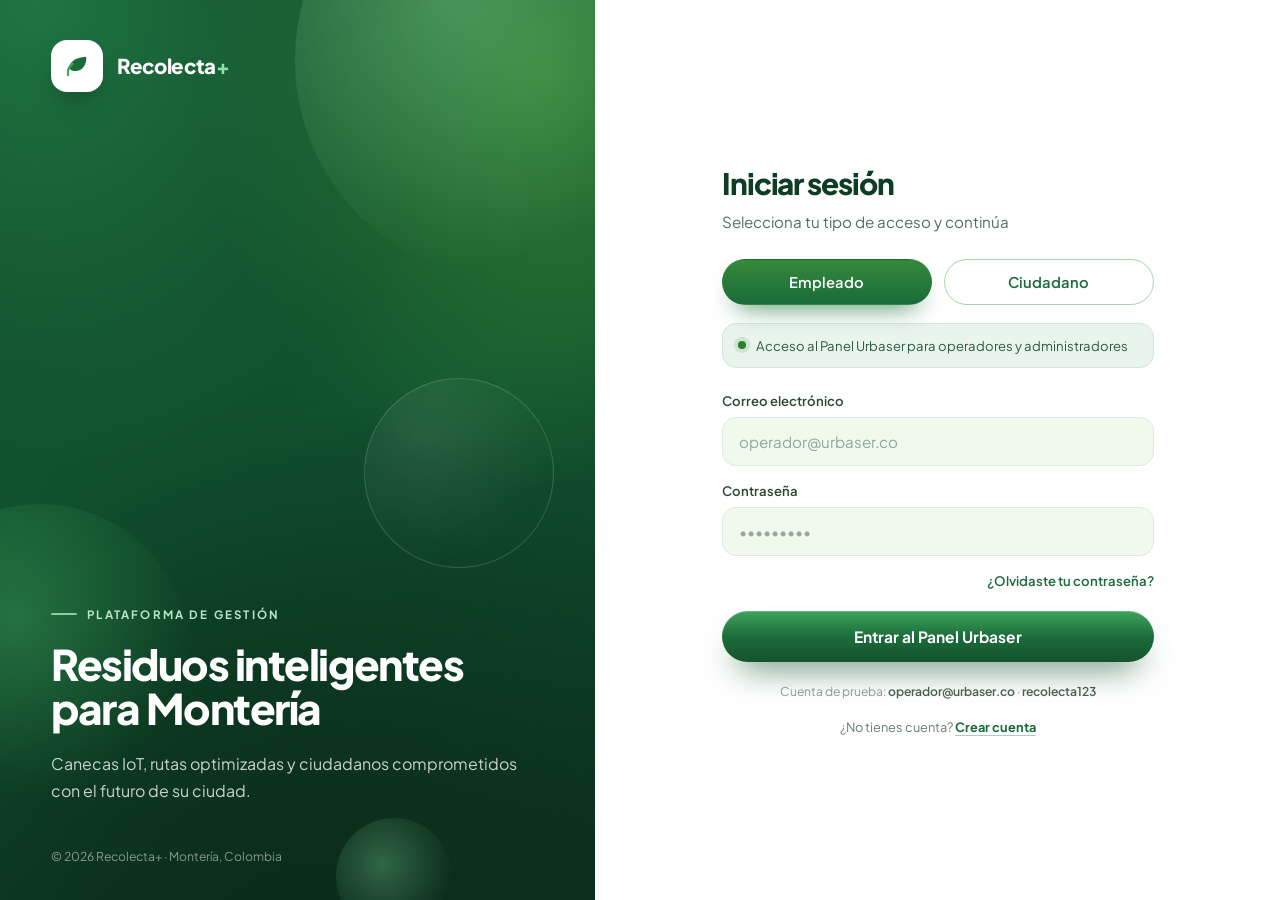
<file: index.html>
<!DOCTYPE html>
<html lang="es">
<head>
  <meta charset="UTF-8">
  <meta name="viewport" content="width=device-width, initial-scale=1">
  <title>Iniciar sesión · Recolecta+</title>
  <meta name="description" content="Plataforma de gestión de residuos inteligentes para Montería. Canecas IoT, rutas optimizadas y ciudadanos comprometidos.">
  <link rel="icon" href="assets/favicon.svg" type="image/svg+xml">
  <link rel="preconnect" href="https://fonts.googleapis.com">
  <link rel="preconnect" href="https://fonts.gstatic.com" crossorigin>
  <link href="https://fonts.googleapis.com/css2?family=Plus+Jakarta+Sans:wght@400;500;600;700;800&display=swap" rel="stylesheet">
  <link rel="stylesheet" href="css/estilos.css">
</head>
<body>
  <main class="login">

    <!-- ============ Panel izquierdo (marca) ============ -->
    <section class="hero" aria-label="Recolecta+">
      <div class="hero__burbujas" aria-hidden="true">
        <span class="b1"></span>
        <span class="b2"></span>
        <span class="b3"></span>
        <span class="b4"></span>
      </div>

      <a class="logo" href="index.html" aria-label="Recolecta+, ir al inicio">
        <span class="logo__marca">
          <svg viewBox="0 0 32 32" width="30" height="30" aria-hidden="true" focusable="false">
            <path d="M25.8 6.2c.6 9-4.2 15.2-11.7 15.2-2.5 0-4.6-1-6-2.6C7.3 11.9 14.2 6.9 25.8 6.2Z" fill="#1B6B3A"/>
            <path d="M6.4 25.6c-.6-4.9 1.1-9.3 4.9-12" fill="none" stroke="#3DA35D" stroke-width="2.4" stroke-linecap="round"/>
          </svg>
        </span>
        <span class="logo__nombre">Recolecta<span>+</span></span>
      </a>

      <div class="hero__contenido">
        <p class="hero__eyebrow">Plataforma de gestión</p>
        <h2 class="hero__titulo">Residuos inteligentes<br>para Montería</h2>
        <p class="hero__texto">Canecas IoT, rutas optimizadas y ciudadanos comprometidos con el futuro de su ciudad.</p>
      </div>

      <p class="hero__pie">© 2026 Recolecta+ · Montería, Colombia</p>
    </section>

    <!-- ============ Panel derecho (formulario) ============ -->
    <section class="acceso">
      <div class="acceso__caja">
        <header class="acceso__cabecera">
          <h1>Iniciar sesión</h1>
          <p class="acceso__sub">Selecciona tu tipo de acceso y continúa</p>
        </header>

        <div class="roles" role="group" aria-label="Tipo de acceso">
          <button type="button" class="rol is-activo" data-rol="empleado" aria-pressed="true">Empleado</button>
          <button type="button" class="rol" data-rol="ciudadano" aria-pressed="false">Ciudadano</button>
        </div>

        <p class="aviso">
          <span class="aviso__punto" aria-hidden="true"></span>
          <span id="avisoTexto">Acceso al Panel Urbaser para operadores y administradores</span>
        </p>

        <form class="formulario" id="formulario" novalidate>
          <div class="campo" id="campoCorreo">
            <label for="correo">Correo electrónico</label>
            <input id="correo" name="correo" type="email" inputmode="email"
                   autocomplete="username" spellcheck="false"
                   placeholder="operador@urbaser.co" required aria-describedby="errorCorreo">
            <p class="campo__error" id="errorCorreo" role="alert"></p>
          </div>

          <div class="campo" id="campoClave">
            <label for="clave">Contraseña</label>
            <input id="clave" name="clave" type="password"
                   autocomplete="current-password"
                   placeholder="•••••••••" required aria-describedby="errorClave">
            <p class="campo__error" id="errorClave" role="alert"></p>
          </div>

          <button type="button" class="olvido" id="olvido">¿Olvidaste tu contraseña?</button>

          <button type="submit" class="btn-entrar" id="btnEntrar">Entrar al Panel Urbaser</button>

          <p class="nota" id="nota" hidden></p>

          <p class="demo">Cuenta de prueba: <strong id="demoCorreo">operador@urbaser.co</strong> · <strong>recolecta123</strong></p>

          <p class="registro">
            ¿No tienes cuenta?
            <button type="button" class="registro__btn" id="btnCrearCuenta">Crear cuenta</button>
          </p>
        </form>
      </div>
    </section>

  </main>

  <dialog class="cuenta-dialogo" id="dlgCuenta" aria-labelledby="dlgCuentaTitulo">
    <form class="cuenta-dialogo__form" id="formCuenta" novalidate>
      <header class="cuenta-dialogo__cabecera">
        <div>
          <p class="cuenta-dialogo__kicker" id="dlgCuentaKicker">Registro ciudadano</p>
          <h2 id="dlgCuentaTitulo">Crear cuenta</h2>
          <p class="cuenta-dialogo__bajada">Completa tus datos para registrarte.</p>
        </div>
        <button type="button" class="cuenta-dialogo__cerrar" id="dlgCuentaCerrar" aria-label="Cerrar">
          <svg viewBox="0 0 24 24" width="16" height="16" fill="none" stroke="currentColor" stroke-width="2" stroke-linecap="round" aria-hidden="true">
            <path d="M6 6l12 12M18 6 6 18"/>
          </svg>
        </button>
      </header>

      <div class="cuenta-dialogo__cuerpo">
        <div id="camposCuenta"></div>

        <div class="campo" id="campoCuentaClave">
          <label for="cuentaClave">Contraseña</label>
          <input id="cuentaClave" name="clave" type="password" autocomplete="new-password" placeholder="Mínimo 6 caracteres" required aria-describedby="errorCuentaClave">
          <p class="campo__error" id="errorCuentaClave" role="alert"></p>
        </div>

        <p class="cuenta-dialogo__nota">Tus datos se guardan en este navegador como parte del prototipo.</p>
      </div>

      <footer class="cuenta-dialogo__pie">
        <button type="button" class="cuenta-btn" id="dlgCuentaCancelar">Cancelar</button>
        <button type="submit" class="cuenta-btn cuenta-btn--primario" id="dlgCuentaGuardar">Crear cuenta</button>
      </footer>
    </form>
  </dialog>

  <script src="js/login.js?v=2"></script>
</body>
</html>
</file>
<file: css/estilos.css>
/* ==========================================================================
   Recolecta+ · Estilos globales
   ========================================================================== */

:root {
  --verde-950: #0A2B18;
  --verde-900: #0F3D24;
  --verde-800: #14532D;
  --verde-700: #1B6B3A;
  --verde-600: #2E7D32;
  --verde-500: #3DA35D;
  --verde-300: #A5D6A7;
  --verde-100: #E3F3E6;
  --verde-50: #F1F8EC;
  --menta: #E9F5EC;
  --texto: #101F17;
  --texto-suave: #5A6B60;
  --borde: #DCEBE0;
  --blanco: #FFFFFF;
  --error: #C0301F;
  --radio: 16px;
  --pildora: 999px;
  --fuente: "Plus Jakarta Sans", system-ui, -apple-system, "Segoe UI", Roboto, sans-serif;
}

*,
*::before,
*::after { box-sizing: border-box; }

html { -webkit-text-size-adjust: 100%; }

body {
  margin: 0;
  min-height: 100vh;
  font-family: var(--fuente);
  color: var(--texto);
  background: var(--blanco);
  -webkit-font-smoothing: antialiased;
  -moz-osx-font-smoothing: grayscale;
}

/* ==========================================================================
   Layout de dos columnas
   ========================================================================== */

.login {
  display: grid;
  grid-template-columns: 1fr 1.15fr;
  min-height: 100vh;
}

/* ---------- Columna izquierda: marca ---------- */

.hero {
  position: relative;
  isolation: isolate;
  overflow: hidden;
  display: flex;
  flex-direction: column;
  padding: 40px clamp(32px, 4vw, 64px) 36px;
  color: var(--blanco);
  background:
    radial-gradient(120% 90% at 6% 0%, #1F7642 0%, rgba(31, 118, 66, 0) 58%),
    radial-gradient(95% 75% at 92% 8%, #2E7D32 0%, rgba(46, 125, 50, 0) 62%),
    radial-gradient(120% 100% at 50% 110%, #0A2B18 0%, rgba(10, 43, 24, 0) 70%),
    linear-gradient(160deg, #0F3D24 0%, #115430 48%, #0B3120 100%);
}

.hero__burbujas {
  position: absolute;
  inset: 0;
  z-index: -1;
  overflow: hidden;
  pointer-events: none;
}

.hero__burbujas span {
  position: absolute;
  display: block;
  border-radius: 50%;
}

.hero__burbujas .b1 {
  width: 440px; height: 440px;
  top: -160px; right: -140px;
  background: radial-gradient(circle at 35% 35%, rgba(143, 227, 168, .34), rgba(143, 227, 168, 0) 68%);
}

.hero__burbujas .b2 {
  width: 300px; height: 300px;
  bottom: 96px; left: -110px;
  background: radial-gradient(circle at 42% 38%, rgba(61, 163, 93, .45), rgba(61, 163, 93, 0) 70%);
}

.hero__burbujas .b3 {
  width: 190px; height: 190px;
  top: 42%; right: 7%;
  border: 1px solid rgba(255, 255, 255, .16);
  background: radial-gradient(circle at 32% 30%, rgba(255, 255, 255, .09), rgba(255, 255, 255, 0) 72%);
}

.hero__burbujas .b4 {
  width: 116px; height: 116px;
  bottom: -34px; right: 24%;
  background: radial-gradient(circle at 40% 40%, rgba(143, 227, 168, .3), rgba(143, 227, 168, 0) 72%);
}

/* ---------- Logotipo ---------- */

.logo {
  position: relative;
  z-index: 1;
  display: inline-flex;
  align-items: center;
  gap: 14px;
  width: max-content;
  color: var(--blanco);
  text-decoration: none;
}

.logo__marca {
  display: grid;
  place-items: center;
  width: 52px;
  height: 52px;
  border-radius: 16px;
  background: var(--blanco);
  box-shadow: 0 14px 30px -14px rgba(0, 0, 0, .65);
}

.logo__nombre {
  font-size: 1.28rem;
  font-weight: 800;
  letter-spacing: -.03em;
}

.logo__nombre span { color: #8FE3A8; }

/* ---------- Texto de marca ---------- */

.hero__contenido {
  position: relative;
  z-index: 1;
  max-width: 540px;
  margin-top: auto;
  padding-top: 64px;
}

.hero__eyebrow {
  display: inline-flex;
  align-items: center;
  gap: 10px;
  margin: 0 0 20px;
  font-size: .72rem;
  font-weight: 700;
  letter-spacing: .19em;
  text-transform: uppercase;
  color: #B8E6C6;
}

.hero__eyebrow::before {
  content: "";
  width: 26px;
  height: 2px;
  border-radius: 2px;
  background: #7FD69B;
}

.hero__titulo {
  margin: 0 0 20px;
  font-size: clamp(2.1rem, 3.3vw, 3.35rem);
  font-weight: 800;
  line-height: 1.06;
  letter-spacing: -.035em;
  text-wrap: balance;
}

.hero__texto {
  max-width: 44ch;
  margin: 0;
  font-size: 1rem;
  line-height: 1.65;
  color: rgba(255, 255, 255, .78);
}

.hero__pie {
  position: relative;
  z-index: 1;
  margin: 44px 0 0;
  font-size: .76rem;
  color: rgba(255, 255, 255, .5);
}

/* ---------- Columna derecha: formulario ---------- */

.acceso {
  display: grid;
  place-items: center;
  padding: 48px clamp(24px, 5vw, 80px);
  background: var(--blanco);
}

.acceso__caja {
  width: 100%;
  max-width: 432px;
}

.acceso__cabecera h1 {
  margin: 0 0 10px;
  font-size: clamp(1.85rem, 2.3vw, 2.3rem);
  font-weight: 800;
  letter-spacing: -.035em;
  color: var(--verde-900);
}

.acceso__sub {
  margin: 0 0 28px;
  font-size: .95rem;
  color: var(--texto-suave);
}

/* ---------- Selector de rol ---------- */

.roles {
  display: grid;
  grid-template-columns: 1fr 1fr;
  gap: 12px;
  margin-bottom: 18px;
}

.rol {
  padding: 13px 16px;
  font: inherit;
  font-size: .92rem;
  font-weight: 600;
  color: var(--verde-700);
  background: var(--blanco);
  border: 1.5px solid var(--verde-300);
  border-radius: var(--pildora);
  cursor: pointer;
  transition: background .18s ease, border-color .18s ease, color .18s ease,
              box-shadow .18s ease, transform .18s ease;
}

.rol:hover:not(.is-activo) {
  background: var(--verde-50);
  border-color: var(--verde-500);
}

.rol:focus-visible {
  outline: 3px solid rgba(61, 163, 93, .45);
  outline-offset: 2px;
}

.rol.is-activo {
  color: var(--blanco);
  border-color: transparent;
  background: linear-gradient(180deg, #35893A 0%, #1B6B3A 100%);
  box-shadow: 0 14px 26px -14px rgba(27, 107, 58, .95);
}

/* ---------- Aviso contextual ---------- */

.aviso {
  display: flex;
  align-items: center;
  gap: 10px;
  margin: 0 0 24px;
  padding: 12px 15px;
  font-size: .82rem;
  line-height: 1.45;
  color: #2B5C3C;
  background: var(--menta);
  border: 1px solid #CFE9D6;
  border-radius: 14px;
}

.aviso__punto {
  flex: none;
  width: 8px;
  height: 8px;
  border-radius: 50%;
  background: var(--verde-600);
  box-shadow: 0 0 0 4px rgba(46, 125, 50, .14);
}

/* ---------- Campos ---------- */

.campo { margin-bottom: 16px; }

.campo label {
  display: block;
  margin-bottom: 8px;
  font-size: .82rem;
  font-weight: 600;
  color: #2C4636;
}

.campo input {
  width: 100%;
  padding: 14px 16px;
  font: inherit;
  font-size: .95rem;
  color: var(--texto);
  background: var(--verde-50);
  border: 1.5px solid var(--borde);
  border-radius: 14px;
  transition: border-color .18s ease, background .18s ease, box-shadow .18s ease;
}

.campo input::placeholder { color: #93A79B; }

.campo input:hover { border-color: #C6DECC; }

.campo input:focus {
  outline: none;
  background: var(--blanco);
  border-color: var(--verde-500);
  box-shadow: 0 0 0 4px rgba(61, 163, 93, .16);
}

.campo__error {
  display: none;
  margin: 8px 2px 0;
  font-size: .78rem;
  font-weight: 500;
  color: var(--error);
}

.campo--error input {
  background: #FDF3F2;
  border-color: #E7A29B;
}

.campo--error input:focus {
  border-color: #D9614F;
  box-shadow: 0 0 0 4px rgba(192, 48, 31, .14);
}

.campo--error .campo__error { display: block; }

/* ---------- Enlace de recuperación ---------- */

.olvido {
  display: block;
  width: max-content;
  margin: 0 0 22px auto;
  padding: 0;
  font: inherit;
  font-size: .82rem;
  font-weight: 600;
  color: var(--verde-700);
  background: none;
  border: 0;
  border-radius: 6px;
  cursor: pointer;
}

.olvido:hover { text-decoration: underline; }

.olvido:focus-visible {
  outline: 3px solid rgba(61, 163, 93, .45);
  outline-offset: 3px;
}

/* ---------- Botón principal ---------- */

.btn-entrar {
  width: 100%;
  padding: 16px 22px;
  font: inherit;
  font-size: .97rem;
  font-weight: 700;
  color: var(--blanco);
  border: 0;
  border-radius: var(--pildora);
  cursor: pointer;
  background: linear-gradient(180deg, #3DA35D 0%, #1B6B3A 52%, #14532D 100%);
  box-shadow:
    0 18px 34px -16px rgba(20, 83, 45, .95),
    inset 0 1px 0 rgba(255, 255, 255, .22);
  transition: transform .18s ease, filter .18s ease, box-shadow .18s ease;
}

.btn-entrar:hover {
  filter: brightness(1.06);
  transform: translateY(-1px);
  box-shadow:
    0 22px 38px -16px rgba(20, 83, 45, 1),
    inset 0 1px 0 rgba(255, 255, 255, .22);
}

.btn-entrar:active { transform: translateY(0) scale(.995); }

.btn-entrar:focus-visible {
  outline: 3px solid var(--verde-300);
  outline-offset: 3px;
}

.btn-entrar:disabled {
  cursor: progress;
  filter: saturate(.85) brightness(.98);
  transform: none;
}

/* ---------- Nota y cuenta demo ---------- */

.nota {
  margin: 16px 0 0;
  padding: 11px 14px;
  font-size: .78rem;
  line-height: 1.5;
  color: #2B5C3C;
  background: var(--menta);
  border-radius: 12px;
}

.demo {
  margin: 20px 0 0;
  font-size: .76rem;
  line-height: 1.6;
  text-align: center;
  color: #8A9A90;
}

.demo strong {
  font-weight: 600;
  color: #4A5F53;
}

/* ---------- Crear cuenta ---------- */

.registro {
  margin: 18px 0 0;
  font-size: .8rem;
  text-align: center;
  color: #6B7C71;
}

.registro__btn {
  padding: 0;
  font: inherit;
  font-size: inherit;
  font-weight: 700;
  color: var(--verde-700);
  background: none;
  border: 0;
  border-bottom: 1px solid rgba(27, 107, 58, .35);
  cursor: pointer;
}

.registro__btn:hover { color: var(--verde-800); border-bottom-color: var(--verde-700); }

.registro__btn:focus-visible {
  outline: 3px solid rgba(61, 163, 93, .45);
  outline-offset: 3px;
  border-radius: 4px;
}

/* ---------- Diálogo de registro ---------- */

.cuenta-dialogo {
  width: min(520px, calc(100vw - 32px));
  max-width: none;
  max-height: calc(100dvh - 32px);
  margin: auto;
  padding: 0;
  color: var(--texto);
  background: var(--blanco);
  border: 0;
  border-radius: 20px;
  overflow: hidden;
  box-shadow: 0 44px 90px -44px rgba(6, 26, 16, .85);
}

.cuenta-dialogo::backdrop {
  background: rgba(6, 26, 16, .55);
  backdrop-filter: blur(3px);
}

.cuenta-dialogo__form {
  display: flex;
  flex-direction: column;
  max-height: calc(100dvh - 32px);
}

.cuenta-dialogo__cabecera {
  display: flex;
  align-items: flex-start;
  justify-content: space-between;
  gap: 12px;
  padding: 17px 16px 14px 18px;
  background: linear-gradient(180deg, #F7FCF9, #FFFFFF);
  border-bottom: 1px solid var(--borde);
}

.cuenta-dialogo__kicker {
  margin: 0 0 2px;
  font-size: .62rem;
  font-weight: 700;
  letter-spacing: .09em;
  text-transform: uppercase;
  color: #8A9A8F;
}

.cuenta-dialogo__cabecera h2 {
  margin: 0;
  font-size: 1.08rem;
  font-weight: 800;
  letter-spacing: -.03em;
  color: var(--verde-900);
}

.cuenta-dialogo__bajada {
  margin: 3px 0 0;
  font-size: .75rem;
  line-height: 1.45;
  color: var(--texto-suave);
}

.cuenta-dialogo__cerrar {
  display: grid;
  place-items: center;
  width: 32px;
  height: 32px;
  flex: none;
  color: var(--verde-800);
  background: #F1F8EC;
  border: 1px solid var(--borde);
  border-radius: 50%;
  cursor: pointer;
  transition: background .15s ease, color .15s ease;
}

.cuenta-dialogo__cerrar:hover {
  color: var(--blanco);
  background: var(--verde-600);
  border-color: var(--verde-600);
}

.cuenta-dialogo__cerrar:focus-visible {
  outline: 3px solid var(--verde-300);
  outline-offset: 2px;
}

.cuenta-dialogo__cuerpo {
  padding: 15px 18px 8px;
  overflow-y: auto;
}

.cuenta-dialogo__nota {
  margin: 2px 0 12px;
  font-size: .68rem;
  line-height: 1.5;
  color: #8A9A8F;
}

.cuenta-dialogo__pie {
  display: flex;
  align-items: center;
  justify-content: flex-end;
  gap: 8px;
  padding: 12px 18px;
  background: #FBFDFB;
  border-top: 1px solid var(--borde);
}

.cuenta-btn {
  padding: 10px 16px;
  font: inherit;
  font-size: .76rem;
  font-weight: 700;
  color: var(--verde-800);
  background: var(--blanco);
  border: 1.5px solid var(--borde);
  border-radius: 10px;
  cursor: pointer;
  transition: background .15s ease, border-color .15s ease, filter .15s ease;
}

.cuenta-btn:hover { background: var(--verde-50); border-color: #C6E4CF; }

.cuenta-btn--primario {
  color: var(--blanco);
  background: linear-gradient(180deg, #3DA35D, #1B6B3A);
  border-color: transparent;
  box-shadow: 0 12px 22px -16px rgba(20, 83, 45, .95);
}

.cuenta-btn--primario:hover { filter: brightness(1.06); border-color: transparent; }

.cuenta-btn:focus-visible {
  outline: 3px solid var(--verde-300);
  outline-offset: 2px;
}

/* Grid de campos del registro */
.cuenta-grid {
  display: grid;
  grid-template-columns: repeat(2, minmax(0, 1fr));
  gap: 0 10px;
}

.cuenta-grid .campo--ancho { grid-column: 1 / -1; }

.cuenta-grid .campo { margin-bottom: 12px; }

.cuenta-grid .campo input {
  padding: 11px 13px;
  font-size: .86rem;
  border-radius: 11px;
}

/* ---------- Animación de entrada ---------- */

@keyframes aparecer {
  from { opacity: 0; transform: translateY(10px); }
  to   { opacity: 1; transform: none; }
}

.acceso__caja { animation: aparecer .5s ease both; }

/* ==========================================================================
   Responsive
   ========================================================================== */

@media (max-width: 960px) {
  .login { grid-template-columns: 1fr; }

  .hero {
    padding: 22px 24px 26px;
    gap: 18px;
  }

  .hero__contenido { padding-top: 0; max-width: none; }

  .hero__eyebrow { display: none; }

  .hero__titulo {
    margin-bottom: 10px;
    font-size: clamp(1.5rem, 5.4vw, 2rem);
  }

  .hero__texto { font-size: .86rem; max-width: 46ch; }

  .hero__pie { display: none; }

  .hero__burbujas .b2,
  .hero__burbujas .b3 { display: none; }

  .acceso {
    place-items: start center;
    padding: 34px 22px 56px;
  }
}

@media (max-width: 420px) {
  .roles { gap: 8px; }
  .rol { padding: 12px 10px; font-size: .86rem; }
  .cuenta-grid { grid-template-columns: minmax(0, 1fr); }
  .cuenta-grid .campo--ancho { grid-column: auto; }
  .cuenta-dialogo__pie { flex-wrap: wrap; }
}

@media (prefers-reduced-motion: reduce) {
  *, *::before, *::after {
    animation-duration: .001ms !important;
    transition-duration: .001ms !important;
  }
}
</file>
<file: css/panel.css>
/* ==========================================================================
   Recolecta+ · Panel de control operativo
   ========================================================================== */

.app {
  --alto-barra: 66px;
  --ancho-lateral: 252px;

  display: grid;
  grid-template-columns: var(--ancho-lateral) minmax(0, 1fr);
  grid-template-rows: var(--alto-barra) minmax(0, 1fr);
  grid-template-areas:
    "topbar topbar"
    "sidebar contenido";
  height: 100vh;
  height: 100dvh;
  overflow: hidden;
  background: var(--verde-50);
}

/* ==========================================================================
   Barra superior
   ========================================================================== */

.topbar {
  grid-area: topbar;
  position: relative;
  z-index: 40;
  display: flex;
  align-items: center;
  gap: 14px;
  padding: 0 18px;
  color: var(--blanco);
  background: linear-gradient(180deg, #0C3624 0%, #08291A 100%);
  border-bottom: 1px solid rgba(255, 255, 255, .07);
}

.hamburguesa {
  display: none;
  place-items: center;
  width: 36px;
  height: 36px;
  color: rgba(255, 255, 255, .85);
  background: rgba(255, 255, 255, .07);
  border: 1px solid rgba(255, 255, 255, .1);
  border-radius: 10px;
  cursor: pointer;
}

.marca {
  display: inline-flex;
  align-items: center;
  gap: 9px;
  flex: none;
  color: var(--blanco);
  text-decoration: none;
}

.marca__icono {
  display: grid;
  place-items: center;
  width: 34px;
  height: 34px;
  border-radius: 11px;
  background: linear-gradient(160deg, #3DA35D, #1B6B3A);
  box-shadow: inset 0 1px 0 rgba(255, 255, 255, .25), 0 8px 16px -10px rgba(0, 0, 0, .9);
}

.marca__texto {
  font-size: 1rem;
  font-weight: 800;
  letter-spacing: -.03em;
  white-space: nowrap;
}

.marca__pro {
  padding: 3px 7px;
  font-size: .58rem;
  font-weight: 700;
  letter-spacing: .1em;
  color: #8FE3A8;
  background: rgba(127, 214, 155, .14);
  border: 1px solid rgba(127, 214, 155, .28);
  border-radius: 6px;
}

.contexto {
  display: inline-flex;
  align-items: center;
  gap: 7px;
  flex: none;
  padding: 8px 13px;
  font-size: .73rem;
  color: rgba(255, 255, 255, .66);
  white-space: nowrap;
  background: rgba(255, 255, 255, .055);
  border: 1px solid rgba(255, 255, 255, .08);
  border-radius: var(--pildora);
}

.contexto strong { color: var(--blanco); font-weight: 600; }

.contexto__sep { color: rgba(255, 255, 255, .3); }

.contexto__punto {
  width: 7px;
  height: 7px;
  border-radius: 50%;
  background: #7FD69B;
  box-shadow: 0 0 0 3px rgba(127, 214, 155, .18);
}

.acciones {
  display: flex;
  align-items: center;
  gap: 9px;
  margin-left: auto;
}

.icono {
  position: relative;
  display: grid;
  place-items: center;
  width: 36px;
  height: 36px;
  flex: none;
  color: rgba(255, 255, 255, .82);
  background: rgba(255, 255, 255, .06);
  border: 1px solid rgba(255, 255, 255, .09);
  border-radius: 10px;
  cursor: pointer;
  transition: background .16s ease, color .16s ease;
}

.icono:hover { color: var(--blanco); background: rgba(255, 255, 255, .13); }

.icono--claro {
  width: 32px;
  height: 32px;
  color: var(--verde-700);
  background: var(--blanco);
  border: 1px solid var(--borde);
}

.icono--claro:hover { background: var(--verde-50); color: var(--verde-800); }

.icono--giro svg { animation: girar .7s linear infinite; }

@keyframes girar { to { transform: rotate(360deg); } }

.alerta-punto {
  position: absolute;
  top: 7px;
  right: 8px;
  width: 8px;
  height: 8px;
  border-radius: 50%;
  background: #E4573C;
  box-shadow: 0 0 0 3px rgba(228, 87, 60, .22);
}

.usuario {
  display: flex;
  align-items: center;
  gap: 9px;
  padding: 3px 11px 3px 3px;
  background: rgba(255, 255, 255, .05);
  border: 1px solid rgba(255, 255, 255, .07);
  border-radius: var(--pildora);
}

.usuario__avatar {
  display: grid;
  place-items: center;
  width: 32px;
  height: 32px;
  flex: none;
  font-size: .7rem;
  font-weight: 700;
  letter-spacing: .02em;
  color: var(--blanco);
  background: linear-gradient(140deg, #4BB96B, #14532D);
  border-radius: 50%;
  box-shadow: inset 0 0 0 1px rgba(255, 255, 255, .18);
}

.usuario__datos {
  display: flex;
  flex-direction: column;
  min-width: 0;
  line-height: 1.2;
}

.usuario__nombre {
  font-size: .77rem;
  font-weight: 700;
  color: var(--blanco);
  white-space: nowrap;
  overflow: hidden;
  text-overflow: ellipsis;
}

.usuario__cargo {
  font-size: .65rem;
  color: rgba(255, 255, 255, .52);
  white-space: nowrap;
  overflow: hidden;
  text-overflow: ellipsis;
}

/* ---------- Bandeja de alertas ---------- */

.panel-alertas {
  position: absolute;
  top: calc(100% - 4px);
  right: 18px;
  z-index: 60;
  width: 316px;
  max-width: calc(100vw - 32px);
  padding: 8px;
  background: var(--blanco);
  border: 1px solid var(--borde);
  border-radius: 16px;
  box-shadow: 0 30px 60px -30px rgba(10, 43, 24, .55);
  animation: aparecer .18s ease both;
}

.panel-alertas__cabecera {
  display: flex;
  align-items: center;
  justify-content: space-between;
  padding: 6px 8px 10px;
}

.panel-alertas__cabecera strong {
  font-size: .78rem;
  color: var(--verde-900);
}

.etiqueta-nueva {
  padding: 3px 8px;
  font-size: .62rem;
  font-weight: 700;
  color: var(--verde-700);
  background: var(--verde-100);
  border-radius: var(--pildora);
}

.alerta {
  display: flex;
  align-items: flex-start;
  gap: 9px;
  width: 100%;
  padding: 10px 8px;
  font: inherit;
  text-align: left;
  background: none;
  border: 0;
  border-radius: 10px;
  cursor: pointer;
}

.alerta:hover { background: var(--verde-50); }

.alerta__punto {
  flex: none;
  width: 8px;
  height: 8px;
  margin-top: 5px;
  border-radius: 50%;
}

.alerta__punto--rojo { background: #E4573C; }
.alerta__punto--ambar { background: #E5A33B; }
.alerta__punto--gris { background: #B6C4BB; }

.alerta__texto { display: flex; flex-direction: column; gap: 2px; }

.alerta__texto strong {
  font-size: .76rem;
  font-weight: 600;
  color: var(--texto);
  line-height: 1.35;
}

.alerta__texto small { font-size: .68rem; color: #8A9A90; }

/* ==========================================================================
   Menú lateral
   ========================================================================== */

.sidebar {
  grid-area: sidebar;
  position: relative;
  z-index: 20;
  display: flex;
  flex-direction: column;
  padding: 18px 14px;
  overflow-y: auto;
  background: linear-gradient(180deg, #0B3120 0%, #08291A 100%);
  border-right: 1px solid rgba(255, 255, 255, .06);
}

.sidebar__titulo {
  margin: 0 0 9px 11px;
  font-size: .6rem;
  font-weight: 700;
  letter-spacing: .15em;
  text-transform: uppercase;
  color: rgba(255, 255, 255, .34);
}

.sidebar__titulo--sep { margin-top: 20px; }

.nav {
  display: grid;
  gap: 3px;
}

.nav-item {
  position: relative;
  display: flex;
  align-items: center;
  gap: 11px;
  width: 100%;
  padding: 10px 12px;
  font: inherit;
  font-size: .83rem;
  font-weight: 500;
  text-align: left;
  text-decoration: none;
  color: rgba(255, 255, 255, .6);
  background: none;
  border: 0;
  border-radius: 11px;
  cursor: pointer;
  transition: background .16s ease, color .16s ease;
}

.nav-item svg { flex: none; opacity: .9; }

.nav-item:hover { background: rgba(255, 255, 255, .06); color: var(--blanco); }

.nav-item.is-activo {
  font-weight: 600;
  color: var(--blanco);
  background: linear-gradient(90deg, rgba(61, 163, 93, .24), rgba(61, 163, 93, .05));
}

.nav-item.is-activo::before {
  content: "";
  position: absolute;
  left: -14px;
  top: 9px;
  bottom: 9px;
  width: 3px;
  border-radius: 0 3px 3px 0;
  background: #7fbcd6;
}

.nav-badge {
  display: grid;
  place-items: center;
  margin-left: auto;
  padding: 3px 7px;
  font-size: .68rem;
  font-weight: 700;
  line-height: 1.15;
  color: #8FE3A8;
  background: rgba(127, 214, 155, .15);
  border-radius: 8px;
}

.nav-badge small {
  display: block;
  font-size: .5rem;
  font-weight: 600;
  letter-spacing: .05em;
  text-transform: uppercase;
  color: rgba(143, 227, 168, .72);
}

.meta {
  margin-top: auto;
  padding: 14px;
  background: rgba(127, 214, 155, .07);
  border: 1px solid rgba(127, 214, 155, .15);
  border-radius: 14px;
}

.meta__titulo {
  display: flex;
  align-items: center;
  gap: 7px;
  margin: 0 0 10px;
  font-size: .72rem;
  font-weight: 600;
  color: #CBEBD6;
}

.meta__barra {
  height: 6px;
  overflow: hidden;
  background: rgba(255, 255, 255, .1);
  border-radius: var(--pildora);
}

.meta__barra span {
  display: block;
  height: 100%;
  background: linear-gradient(90deg, #7FD69B, #3DA35D);
  border-radius: inherit;
}

.meta__valor {
  margin: 8px 0 0;
  font-size: .66rem;
  line-height: 1.4;
  color: rgba(255, 255, 255, .48);
}

/* ==========================================================================
   Contenido
   ========================================================================== */

.contenido {
  grid-area: contenido;
  overflow-y: auto;
  padding: 22px clamp(14px, 2.2vw, 30px) 30px;
  background:
    radial-gradient(80% 45% at 100% 0%, rgba(61, 163, 93, .08), rgba(61, 163, 93, 0) 70%),
    var(--verde-50);
}

.pagina {
  display: flex;
  align-items: flex-end;
  justify-content: space-between;
  gap: 16px;
  flex-wrap: wrap;
  margin-bottom: 18px;
}

.pagina h1 {
  margin: 0 0 4px;
  font-size: clamp(1.28rem, 2vw, 1.58rem);
  font-weight: 800;
  letter-spacing: -.032em;
  color: var(--verde-900);
}

.pagina p {
  margin: 0;
  font-size: .83rem;
  color: #4E6357;
}

.actualizacion {
  display: inline-flex;
  align-items: center;
  gap: 10px;
  padding: 4px 4px 4px 14px;
  font-size: .74rem;
  color: #6B7C71;
  white-space: nowrap;
  background: var(--blanco);
  border: 1px solid var(--borde);
  border-radius: var(--pildora);
}

.actualizacion strong { font-weight: 600; color: var(--verde-700); }

/* ---------- Tarjetas KPI ---------- */

.kpis {
  display: grid;
  grid-template-columns: repeat(4, minmax(0, 1fr));
  gap: 13px;
  margin-bottom: 16px;
}

.kpi {
  display: flex;
  flex-direction: column;
  padding: 15px 16px 16px;
  background: var(--blanco);
  border: 1px solid var(--borde);
  border-radius: 16px;
  box-shadow: 0 16px 34px -30px rgba(15, 61, 36, .6);
}

.kpi__icono {
  display: grid;
  place-items: center;
  width: 33px;
  height: 33px;
  margin-bottom: 11px;
  border-radius: 10px;
}

.kpi__icono--verde { color: #1B6B3A; background: #E3F3E6; }
.kpi__icono--teal { color: #0F766E; background: #DBF3F0; }
.kpi__icono--lima { color: #4D7C0F; background: #EDF7DA; }
.kpi__icono--ambar { color: #B45309; background: #FDF1D6; }

.kpi__etiqueta {
  margin: 0;
  font-size: .62rem;
  font-weight: 700;
  letter-spacing: .1em;
  text-transform: uppercase;
  color: #7A8B80;
}

.kpi__valor {
  margin: 5px 0 0;
  font-size: 1.5rem;
  font-weight: 800;
  letter-spacing: -.035em;
  line-height: 1.15;
  color: var(--verde-900);
  font-variant-numeric: tabular-nums;
}

.kpi__valor span {
  font-size: .78rem;
  font-weight: 600;
  letter-spacing: 0;
  color: #6B7C71;
}

.kpi__nota {
  margin: 7px 0 0;
  font-size: .71rem;
  line-height: 1.4;
  color: #7A8B80;
}

.kpi__nota--sube { font-weight: 600; color: #2E7D32; }

/* ---------- Rejilla inferior ---------- */

.rejilla {
  display: grid;
  grid-template-columns: minmax(0, 1fr);
  gap: 13px;
  align-items: stretch;
}

.card {
  display: flex;
  flex-direction: column;
  overflow: hidden;
  background: var(--blanco);
  border: 1px solid var(--borde);
  border-radius: 16px;
  box-shadow: 0 18px 40px -34px rgba(15, 61, 36, .6);
}

.card__cabecera {
  display: flex;
  align-items: flex-start;
  justify-content: space-between;
  gap: 12px;
  padding: 15px 17px 12px;
}

.card__cabecera h2 {
  margin: 0 0 3px;
  font-size: .95rem;
  font-weight: 700;
  letter-spacing: -.015em;
  color: var(--verde-900);
}

.card__cabecera p {
  margin: 0;
  font-size: .74rem;
  color: var(--texto-suave);
}

.enlace {
  padding: 0;
  font: inherit;
  font-size: .76rem;
  font-weight: 600;
  color: var(--verde-700);
  white-space: nowrap;
  background: none;
  border: 0;
  border-radius: 6px;
  cursor: pointer;
}

.enlace:hover { text-decoration: underline; }

.enlace:focus-visible {
  outline: 3px solid rgba(61, 163, 93, .45);
  outline-offset: 3px;
}

/* ---------- Pestañas ---------- */

.tabs {
  display: flex;
  gap: 6px;
  flex-wrap: wrap;
  padding: 0 17px 12px;
}

.tab {
  display: inline-flex;
  align-items: center;
  gap: 6px;
  padding: 6px 11px;
  font: inherit;
  font-size: .74rem;
  font-weight: 600;
  color: #6B7C71;
  background: #F3F9F4;
  border: 1px solid transparent;
  border-radius: var(--pildora);
  cursor: pointer;
  transition: background .16s ease, color .16s ease;
}

.tab span { font-size: .64rem; opacity: .7; font-variant-numeric: tabular-nums; }

.tab:hover { background: #E7F3E9; }

.tab.is-activo {
  color: var(--blanco);
  background: linear-gradient(180deg, #73c184, #73c184);
  box-shadow: 0 8px 16px -10px rgba(46, 141, 57, 0.95);
}

.tab.is-activo span { opacity: .85; }

.tab:focus-visible {
  outline: 3px solid rgba(61, 163, 93, .45);
  outline-offset: 2px;
}

/* ---------- Tabla ---------- */

.tabla-envoltura {
  flex: 1;
  overflow-x: auto;
}

.tabla {
  width: 100%;
  min-width: 640px;
  font-size: .8rem;
  border-collapse: collapse;
}

.tabla thead th {
  padding: 9px 17px;
  font-size: .6rem;
  font-weight: 700;
  letter-spacing: .1em;
  text-transform: uppercase;
  text-align: left;
  white-space: nowrap;
  color: #7A8B80;
  background: #F7FBF7;
  border-top: 1px solid #EEF4EF;
  border-bottom: 1px solid #EEF4EF;
}

.tabla tbody td {
  padding: 11px 17px;
  vertical-align: middle;
  border-bottom: 1px solid #F1F6F2;
}

.tabla tbody tr:last-child td { border-bottom: 0; }

.tabla tbody tr:hover { background: #FBFDFB; }

.col-accion { text-align: right; }

.cliente {
  display: block;
  font-weight: 600;
  line-height: 1.35;
  color: var(--texto);
}

.codigo {
  display: block;
  margin-top: 1px;
  font-size: .69rem;
  color: #8A9A90;
  font-variant-numeric: tabular-nums;
}

.origen {
  display: inline-block;
  margin-left: 5px;
  padding: 1px 6px;
  font-size: .52rem;
  font-weight: 800;
  letter-spacing: .06em;
  text-transform: uppercase;
  color: var(--verde-700);
  background: #EAF7EC;
  border: 1px solid #CFE9D6;
  border-radius: 999px;
  vertical-align: middle;
}

.ubicacion {
  display: block;
  font-weight: 500;
  line-height: 1.35;
  color: #33453A;
}

.hora {
  display: inline-flex;
  align-items: center;
  gap: 4px;
  margin-top: 2px;
  font-size: .7rem;
  color: #84968B;
  font-variant-numeric: tabular-nums;
}

.badge {
  display: inline-flex;
  align-items: center;
  gap: 6px;
  padding: 4px 10px;
  font-size: .69rem;
  font-weight: 600;
  white-space: nowrap;
  border-radius: var(--pildora);
}

.badge::before {
  content: "";
  width: 6px;
  height: 6px;
  border-radius: 50%;
  background: currentColor;
}

.badge--pendiente { color: #B45309; background: #FEF3C7; }
.badge--proceso { color: #0F766E; background: #DBF3F0; }
.badge--completada { color: #1B6B3A; background: #E3F3E6; }

.fila-btn {
  display: inline-grid;
  place-items: center;
  width: 28px;
  height: 28px;
  color: #93A79B;
  background: none;
  border: 1px solid transparent;
  border-radius: 8px;
  cursor: pointer;
  transition: background .16s ease, color .16s ease, border-color .16s ease;
}

.fila-btn:hover {
  color: var(--verde-700);
  background: var(--verde-50);
  border-color: var(--borde);
}

.vacio td {
  padding: 30px 17px !important;
  font-size: .8rem;
  text-align: center;
  color: #8A9A90;
}

.card__pie {
  display: flex;
  align-items: center;
  justify-content: space-between;
  gap: 12px;
  flex-wrap: wrap;
  padding: 11px 17px;
  font-size: .72rem;
  color: #7A8B80;
  border-top: 1px solid #F1F6F2;
}

.card__pie .enlace { font-size: .72rem; }

/* ==========================================================================
   Diálogo: nueva recolección
   ========================================================================== */

.dlg {
  width: min(430px, calc(100vw - 32px));
  padding: 0;
  color: var(--texto);
  background: var(--blanco);
  border: 0;
  border-radius: 20px;
  box-shadow: 0 40px 80px -30px rgba(10, 43, 24, .6);
}

.dlg::backdrop {
  background: rgba(8, 41, 26, .48);
  backdrop-filter: blur(3px);
}

.dlg__form {
  display: flex;
  flex-direction: column;
  padding: 22px;
}

.dlg__cabecera { margin-bottom: 18px; }

.dlg__cabecera h2 {
  margin: 0 0 5px;
  font-size: 1.16rem;
  font-weight: 800;
  letter-spacing: -.03em;
  color: var(--verde-900);
}

.dlg__cabecera p {
  margin: 0;
  font-size: .8rem;
  line-height: 1.5;
  color: var(--texto-suave);
}

.dlg .campo { margin-bottom: 13px; }

.dlg .campo select {
  width: 100%;
  padding: 14px 16px;
  font: inherit;
  font-size: .92rem;
  color: var(--texto);
  background: var(--verde-50);
  border: 1.5px solid var(--borde);
  border-radius: 14px;
  cursor: pointer;
}

.dlg .campo select:focus {
  outline: none;
  background: var(--blanco);
  border-color: var(--verde-500);
  box-shadow: 0 0 0 4px rgba(61, 163, 93, .16);
}

.dlg__acciones {
  display: flex;
  justify-content: flex-end;
  gap: 10px;
  margin-top: 6px;
}

.btn-secundario,
.btn-confirmar {
  padding: 12px 20px;
  font: inherit;
  font-size: .84rem;
  font-weight: 600;
  border-radius: var(--pildora);
  cursor: pointer;
}

.btn-secundario {
  color: var(--verde-800);
  background: var(--blanco);
  border: 1.5px solid var(--borde);
}

.btn-secundario:hover { background: var(--verde-50); border-color: var(--verde-300); }

.btn-confirmar {
  color: var(--blanco);
  background: linear-gradient(180deg, #3DA35D, #1B6B3A);
  border: 0;
  box-shadow: 0 14px 26px -14px rgba(20, 83, 45, .9);
}

.btn-confirmar:hover { filter: brightness(1.06); }

/* ==========================================================================
   Aviso flotante
   ========================================================================== */

.toast {
  position: fixed;
  left: 50%;
  bottom: 26px;
  z-index: 200;
  max-width: min(420px, 90vw);
  padding: 11px 18px;
  font-size: .79rem;
  font-weight: 500;
  line-height: 1.45;
  color: #f7f3eae2;
  text-align: center;
  background: #0B3120;
  border: 1px solid rgba(127, 214, 155, .28);
  border-radius: var(--pildora);
  box-shadow: 0 22px 44px -20px rgba(10, 43, 24, .85);
  opacity: 0;
  pointer-events: none;
  transform: translate(-50%, 12px);
  transition: opacity .2s ease, transform .25s ease;
}

.toast.is-visible { opacity: 1; transform: translate(-50%, 0); }

.velo {
  position: fixed;
  inset: 0;
  z-index: 70;
  background: rgba(8, 41, 26, .45);
  backdrop-filter: blur(2px);
}

.velo[hidden] { display: none; }

/* ==========================================================================
   Responsive
   ========================================================================== */

@media (max-width: 1320px) {
  .contexto { display: none; }
}

@media (max-width: 1180px) {
  .app {
    --ancho-lateral: 74px;
  }

  .sidebar { padding: 16px 9px; }

  .sidebar__titulo,
  .nav-item__texto,
  .nav-badge,
  .meta { display: none; }

  .nav-item { justify-content: center; padding: 11px 0; }

  .nav-item.is-activo::before { left: -9px; }

  .contenido { padding: 20px 18px 28px; }

  .kpis { grid-template-columns: repeat(2, minmax(0, 1fr)); }

  .rejilla { grid-template-columns: minmax(0, 1fr); }

  .usuario__cargo { display: none; }
}

@media (max-width: 900px) {
  .usuario__datos { display: none; }

  .usuario { padding: 3px; }
}

@media (max-width: 760px) {
  .app {
    grid-template-columns: minmax(0, 1fr);
    grid-template-areas:
      "topbar"
      "contenido";
  }

  .hamburguesa { display: grid; }

  .sidebar {
    position: fixed;
    top: 0;
    bottom: 0;
    left: 0;
    z-index: 80;
    width: 252px;
    padding: 18px 14px;
    transform: translateX(-100%);
    transition: transform .26s ease;
    box-shadow: 30px 0 60px -30px rgba(0, 0, 0, .6);
  }

  .sidebar.is-abierta { transform: none; }

  .sidebar .sidebar__titulo,
  .sidebar .nav-item__texto,
  .sidebar .meta { display: block; }

  .sidebar .nav-badge { display: grid; }

  .sidebar .nav-item { justify-content: flex-start; padding: 10px 12px; }

  .sidebar .nav-item.is-activo::before { left: -14px; }

  .sidebar .nav-item__texto { display: inline; }

  .sidebar .meta { margin-top: 26px; }

  .pagina { align-items: flex-start; }

  .panel-alertas { right: 12px; }
}

@media (max-width: 560px) {
  .topbar { gap: 10px; padding: 0 12px; }

  .marca__pro { display: none; }

  .contenido { padding: 16px 12px 26px; }

  .kpis { gap: 10px; }

  .kpi { padding: 13px 14px 14px; }

  .kpi__valor { font-size: 1.32rem; }

  .rejilla { gap: 10px; }

  .actualizacion { font-size: .7rem; padding-left: 11px; }
}

@media (max-width: 360px) {
  .topbar { gap: 8px; padding: 0 10px; }

  .acciones { gap: 7px; }
}
</file>
<file: css/ajustes.css>
/* ==========================================================================
   Recolecta+ · Ajustes de Plataforma
   ========================================================================== */

/* ---------- Pestañas ---------- */

.ajustes-tabs {
  display: flex;
  gap: 4px;
  margin-bottom: 16px;
  padding: 5px;
  overflow-x: auto;
  background: var(--blanco);
  border: 1px solid var(--borde);
  border-radius: var(--pildora);
  box-shadow: 0 14px 30px -30px rgba(15, 61, 36, .7);
  scrollbar-width: none;
}

.ajustes-tabs::-webkit-scrollbar { display: none; }

.ajustes-tab {
  flex: none;
  padding: 9px 15px;
  font: inherit;
  font-size: .77rem;
  font-weight: 600;
  white-space: nowrap;
  color: #5A6B60;
  background: transparent;
  border: 1px solid transparent;
  border-radius: var(--pildora);
  cursor: pointer;
  transition: color .15s ease, background .15s ease, border-color .15s ease;
}

.ajustes-tab:hover {
  color: var(--verde-800);
  background: var(--verde-50);
}

.ajustes-tab.is-activo {
  color: var(--blanco);
  background: linear-gradient(180deg, #3DA35D, #1B6B3A);
  border-color: transparent;
  box-shadow: 0 10px 20px -14px rgba(20, 83, 45, .95);
}

.ajustes-tab:focus-visible {
  outline: 3px solid var(--verde-300);
  outline-offset: 2px;
}

/* ---------- Rejilla ---------- */

.ajustes-rejilla {
  display: grid;
  grid-template-columns: minmax(0, 1.06fr) minmax(0, .94fr);
  gap: 14px;
  align-items: start;
}

.ajustes-columna {
  display: flex;
  flex-direction: column;
  gap: 14px;
  min-width: 0;
}

/* ---------- Tarjetas ---------- */

.ajuste-card {
  padding: 20px 22px 22px;
  background: var(--blanco);
  border: 1px solid var(--borde);
  border-radius: 16px;
  box-shadow: 0 18px 40px -34px rgba(15, 61, 36, .6);
}

.ajuste-card__cabecera {
  display: flex;
  align-items: center;
  gap: 11px;
  margin-bottom: 18px;
}

.ajuste-card__icono {
  display: grid;
  place-items: center;
  width: 38px;
  height: 38px;
  flex: none;
  color: var(--verde-700);
  background: #E6F5E9;
  border: 1px solid #D3ECDA;
  border-radius: 11px;
}

.ajuste-card__cabecera h2 {
  margin: 0;
  font-size: 1rem;
  font-weight: 800;
  letter-spacing: -.025em;
  color: var(--verde-900);
}

.ajuste-card__cabecera p {
  margin: 2px 0 0;
  font-size: .72rem;
  color: #6B7C71;
}

/* ---------- Perfil ---------- */

.perfil {
  display: flex;
  align-items: center;
  gap: 14px;
  padding: 14px;
  background: linear-gradient(150deg, #F4FAF5, #FBFDFB);
  border: 1px solid var(--borde);
  border-radius: 14px;
}

.perfil__avatar {
  display: grid;
  place-items: center;
  width: 56px;
  height: 56px;
  flex: none;
  font-size: .92rem;
  font-weight: 800;
  letter-spacing: .02em;
  color: #EAF7EE;
  background: linear-gradient(140deg, #4BB96B, #2E7D32);
  border-radius: 50%;
  box-shadow:
    0 12px 22px -14px rgba(20, 83, 45, .9),
    inset 0 0 0 1px rgba(255, 255, 255, .22);
}

.perfil__datos {
  display: flex;
  flex-direction: column;
  gap: 2px;
  min-width: 0;
}

.perfil__datos strong {
  font-size: .98rem;
  font-weight: 800;
  letter-spacing: -.02em;
  color: var(--verde-900);
}

.perfil__datos > span {
  font-size: .76rem;
  color: #5A6B60;
}

.perfil__correo {
  display: inline-flex;
  align-items: center;
  gap: 5px;
  margin-top: 3px;
  font-size: .73rem;
  color: #6B7C71;
  overflow-wrap: anywhere;
}

.perfil__correo svg { flex: none; color: var(--verde-600); }

.perfil__acciones {
  display: flex;
  flex-wrap: wrap;
  gap: 8px;
  margin-top: 14px;
}

/* ---------- Preferencias de interfaz ---------- */

.temas {
  display: grid;
  grid-template-columns: repeat(2, minmax(0, 1fr));
  gap: 9px;
}

.tema {
  position: relative;
  display: flex;
  align-items: center;
  gap: 9px;
  padding: 12px;
  font: inherit;
  text-align: left;
  color: #5A6B60;
  background: #FBFDFB;
  border: 1.5px solid var(--borde);
  border-radius: 12px;
  cursor: pointer;
  transition: border-color .15s ease, background .15s ease, color .15s ease;
}

.tema:hover {
  border-color: #C6E4CF;
  background: var(--verde-50);
}

.tema.is-activo {
  color: var(--verde-800);
  background: linear-gradient(160deg, #F2FAF3, #EAF6EC);
  border-color: var(--verde-500);
  box-shadow: 0 0 0 3px rgba(61, 163, 93, .12);
}

.tema__icono {
  display: grid;
  place-items: center;
  width: 28px;
  height: 28px;
  flex: none;
  color: var(--verde-700);
  background: var(--blanco);
  border: 1px solid var(--borde);
  border-radius: 9px;
}

.tema.is-activo .tema__icono {
  color: #EAF7EE;
  background: linear-gradient(140deg, #4BB96B, #2E7D32);
  border-color: transparent;
}

.tema__texto {
  font-size: .77rem;
  font-weight: 700;
  white-space: nowrap;
}

.tema__check {
  flex: none;
  margin-left: auto;
  color: var(--verde-600);
  opacity: 0;
  transition: opacity .15s ease;
}

.tema.is-activo .tema__check { opacity: 1; }

.tema__pronto {
  flex: none;
  margin-left: auto;
  padding: 2px 7px;
  font-size: .52rem;
  font-style: normal;
  font-weight: 800;
  letter-spacing: .06em;
  text-transform: uppercase;
  color: #8A9A8F;
  background: #F1F5F2;
  border: 1px solid var(--borde);
  border-radius: var(--pildora);
}

.tema:focus-visible {
  outline: 3px solid var(--verde-300);
  outline-offset: 2px;
}

.ajuste-nota {
  margin: 13px 0 0;
  font-size: .68rem;
  line-height: 1.5;
  color: #8A9A8F;
}

/* ---------- Notificaciones ---------- */

.notif-master {
  display: flex;
  align-items: center;
  gap: 10px;
  padding: 13px 14px;
  background: linear-gradient(150deg, #F4FAF5, #FBFDFB);
  border: 1px solid var(--borde);
  border-radius: 14px;
}

.notif-master__texto {
  display: flex;
  flex-direction: column;
  gap: 2px;
  min-width: 0;
}

.notif-master__texto strong {
  font-size: .8rem;
  font-weight: 700;
  color: #2F3E35;
}

.notif-master__texto span {
  font-size: .68rem;
  color: #7A8B80;
}

.notif-estado {
  flex: none;
  margin-left: auto;
  font-size: .66rem;
  font-weight: 800;
  color: var(--verde-700);
}

.notif-lista {
  margin: 4px 0 0;
  padding: 0;
  list-style: none;
}

.notif-item {
  display: flex;
  align-items: center;
  gap: 12px;
  padding: 13px 2px;
  border-bottom: 1px solid var(--borde);
}

.notif-item:last-child { border-bottom: 0; }

.notif-item__texto {
  display: flex;
  flex-direction: column;
  gap: 2px;
  min-width: 0;
}

.notif-item__texto strong {
  font-size: .79rem;
  font-weight: 700;
  color: #2F3E35;
}

.notif-item__texto span {
  font-size: .68rem;
  color: #7A8B80;
}

.notif-item .switch { margin-left: auto; }

/* ---------- Interruptor ---------- */

.switch {
  position: relative;
  display: inline-flex;
  align-items: center;
  width: 42px;
  height: 24px;
  flex: none;
  padding: 3px;
  background: #D8E6DC;
  border: 0;
  border-radius: var(--pildora);
  cursor: pointer;
  transition: background .18s ease;
}

.switch.is-on {
  background: linear-gradient(180deg, #4BB96B, #1B6B3A);
}

.switch__bola {
  display: block;
  width: 18px;
  height: 18px;
  background: var(--blanco);
  border-radius: 50%;
  box-shadow: 0 2px 5px rgba(10, 43, 24, .35);
  transform: translateX(0);
  transition: transform .18s cubic-bezier(.3, .8, .4, 1);
}

.switch.is-on .switch__bola { transform: translateX(18px); }

.switch:focus-visible {
  outline: 3px solid var(--verde-300);
  outline-offset: 2px;
}

/* ---------- Botones ---------- */

.ajustes-acciones {
  display: flex;
  align-items: center;
  justify-content: flex-end;
  gap: 9px;
  margin-top: 16px;
  padding-top: 15px;
  border-top: 1px solid var(--borde);
}

.adj-btn {
  display: inline-flex;
  align-items: center;
  justify-content: center;
  gap: 7px;
  padding: 10px 16px;
  font: inherit;
  font-size: .77rem;
  font-weight: 700;
  color: var(--verde-800);
  white-space: nowrap;
  background: var(--blanco);
  border: 1.5px solid var(--borde);
  border-radius: 10px;
  cursor: pointer;
  transition: background .15s ease, border-color .15s ease, filter .15s ease;
}

.adj-btn:hover {
  background: var(--verde-50);
  border-color: #C6E4CF;
}

.adj-btn--suave {
  font-size: .74rem;
  color: var(--verde-700);
  background: #F6FBF7;
  border-color: var(--borde);
}

.adj-btn--suave:hover { background: #EAF6EC; }

.adj-btn--primario {
  color: var(--blanco);
  background: linear-gradient(180deg, #3DA35D, #1B6B3A);
  border-color: transparent;
  box-shadow: 0 12px 24px -16px rgba(20, 83, 45, .95);
}

.adj-btn--primario:hover {
  background: linear-gradient(180deg, #3DA35D, #1B6B3A);
  border-color: transparent;
  filter: brightness(1.06);
}

.adj-btn:focus-visible {
  outline: 3px solid var(--verde-300);
  outline-offset: 2px;
}

/* ---------- Sección no disponible ---------- */

.ajustes-pronto {
  display: flex;
  flex-direction: column;
  align-items: center;
  gap: 8px;
  padding: 46px 24px 42px;
  text-align: center;
  background: var(--blanco);
  border: 1px solid var(--borde);
  border-radius: 16px;
  box-shadow: 0 18px 40px -34px rgba(15, 61, 36, .6);
}

.ajustes-pronto__icono {
  display: grid;
  place-items: center;
  width: 58px;
  height: 58px;
  margin-bottom: 6px;
  color: var(--verde-700);
  background: linear-gradient(150deg, #EAF6EC, #F8FCF9);
  border: 1px solid #DCEFE1;
  border-radius: 50%;
}

.ajustes-pronto h2 {
  margin: 0;
  font-size: 1.12rem;
  font-weight: 800;
  letter-spacing: -.025em;
  color: var(--verde-900);
}

.ajustes-pronto p {
  max-width: 380px;
  margin: 0 0 10px;
  font-size: .8rem;
  line-height: 1.55;
  color: #6B7C71;
}

/* ---------- Diálogos ---------- */

.adj-dialogo {
  width: min(500px, calc(100vw - 32px));
  max-width: none;
  max-height: calc(100vh - 40px);
  margin: auto;
  padding: 0;
  color: var(--texto);
  background: var(--blanco);
  border: 0;
  border-radius: 18px;
  overflow: hidden;
  box-shadow: 0 44px 90px -44px rgba(6, 26, 16, .85);
}

.adj-dialogo::backdrop {
  background: rgba(6, 26, 16, .55);
  backdrop-filter: blur(3px);
}

.adj-dialogo__form {
  display: flex;
  flex-direction: column;
  max-height: calc(100vh - 40px);
}

.adj-dialogo__cabecera {
  display: flex;
  align-items: flex-start;
  justify-content: space-between;
  gap: 14px;
  padding: 17px 18px 15px 20px;
  background: linear-gradient(180deg, #F7FCF9, #FFFFFF);
  border-bottom: 1px solid var(--borde);
}

.adj-dialogo__kicker {
  margin: 0 0 2px;
  font-size: .59rem;
  font-weight: 700;
  letter-spacing: .09em;
  text-transform: uppercase;
  color: #8A9A8F;
}

.adj-dialogo__cabecera h2 {
  margin: 0;
  font-size: 1.1rem;
  font-weight: 800;
  letter-spacing: -.03em;
  color: var(--verde-900);
}

.adj-dialogo__cerrar {
  display: grid;
  place-items: center;
  width: 32px;
  height: 32px;
  flex: none;
  color: var(--verde-800);
  background: #F1F8EC;
  border: 1px solid var(--borde);
  border-radius: 50%;
  cursor: pointer;
  transition: background .15s ease, color .15s ease;
}

.adj-dialogo__cerrar:hover {
  color: var(--blanco);
  background: var(--verde-600);
  border-color: var(--verde-600);
}

.adj-dialogo__cerrar:focus-visible {
  outline: 3px solid var(--verde-300);
  outline-offset: 2px;
}

.adj-dialogo__cuerpo {
  padding: 18px 20px 4px;
  overflow-y: auto;
}

.adj-campo { margin-bottom: 14px; }

.adj-campo label {
  display: block;
  margin-bottom: 6px;
  font-size: .74rem;
  font-weight: 600;
  color: #2C4636;
}

.adj-campo input {
  width: 100%;
  padding: 10px 13px;
  font: inherit;
  font-size: .84rem;
  color: var(--texto);
  background: var(--verde-50);
  border: 1.5px solid var(--borde);
  border-radius: 10px;
  transition: border-color .16s ease, background .16s ease, box-shadow .16s ease;
}

.adj-campo input:hover { border-color: #C6DECC; }

.adj-campo input:focus {
  outline: none;
  background: var(--blanco);
  border-color: var(--verde-500);
  box-shadow: 0 0 0 4px rgba(61, 163, 93, .16);
}

.adj-campo__error {
  display: none;
  margin: 6px 2px 0;
  font-size: .71rem;
  font-weight: 500;
  color: var(--error);
}

.adj-campo--error input {
  background: #FDF3F2;
  border-color: #E7A29B;
}

.adj-campo--error .adj-campo__error { display: block; }

.adj-dialogo__nota {
  margin: 0 0 14px;
  font-size: .68rem;
  line-height: 1.5;
  color: #8A9A8F;
}

.adj-dialogo__nota code {
  padding: 1px 5px;
  font-family: ui-monospace, SFMono-Regular, Consolas, monospace;
  font-size: .68rem;
  color: var(--verde-800);
  background: var(--verde-50);
  border: 1px solid var(--borde);
  border-radius: 5px;
}

.adj-dialogo__pie {
  display: flex;
  align-items: center;
  justify-content: flex-end;
  gap: 9px;
  padding: 13px 20px;
  background: #FBFDFB;
  border-top: 1px solid var(--borde);
}

/* ==========================================================================
   Responsive
   ========================================================================== */

@media (max-width: 900px) {
  .ajustes-rejilla { grid-template-columns: minmax(0, 1fr); }
}

@media (max-width: 560px) {
  .ajuste-card { padding: 17px 16px 18px; }

  .perfil {
    align-items: flex-start;
    padding: 12px;
  }

  .perfil__avatar {
    width: 48px;
    height: 48px;
    font-size: .82rem;
  }

  .perfil__acciones {
    display: grid;
    grid-template-columns: minmax(0, 1fr);
  }

  .temas { grid-template-columns: minmax(0, 1fr); }

  .ajustes-acciones {
    display: grid;
    grid-template-columns: minmax(0, 1fr);
    gap: 8px;
  }

  .ajustes-acciones .adj-btn--primario { order: -1; }

  .ajustes-tabs { border-radius: 14px; }

  .adj-dialogo__pie {
    display: grid;
    grid-template-columns: 1fr 1fr;
  }
}
</file>
<file: css/ciudadano.css>
/* ==========================================================================
   Recolecta+ · App ciudadana (inicio)
   Vista móvil: cabecera oscura, lienzo con tarjetas y navegación inferior.
   ========================================================================== */

.cz-body {
  display: flex;
  justify-content: center;
  min-height: 100vh;
  min-height: 100dvh;
  background:
    radial-gradient(80% 60% at 50% 0%, rgba(61, 163, 93, .16), rgba(61, 163, 93, 0) 70%),
    radial-gradient(70% 50% at 100% 100%, rgba(27, 107, 58, .12), rgba(27, 107, 58, 0) 70%),
    var(--verde-50);
}

.cz-app {
  position: relative;
  display: flex;
  flex-direction: column;
  width: 100%;
  max-width: 520px;
  height: 100vh;
  height: 100dvh;
  overflow: hidden;
  background: var(--verde-50);
}

/* En escritorio se muestra como una app centrada. */
@media (min-width: 600px) and (min-height: 620px) {
  .cz-body { align-items: center; padding: 20px; }

  .cz-app {
    height: min(880px, calc(100dvh - 40px));
    border-radius: 30px;
    box-shadow:
      0 50px 90px -55px rgba(10, 43, 24, .9),
      0 0 0 1px rgba(10, 43, 24, .07);
  }
}

/* ---------- Cabecera ---------- */

.cz-top {
  position: relative;
  z-index: 3;
  display: flex;
  align-items: center;
  justify-content: space-between;
  gap: 10px;
  flex: none;
  padding: 13px 16px;
  color: var(--blanco);
  background:
    radial-gradient(120% 160% at 100% 0%, rgba(75, 185, 107, .28), rgba(75, 185, 107, 0) 62%),
    linear-gradient(180deg, #0F3D24, #0A2B18);
}

.cz-marca {
  display: inline-flex;
  align-items: center;
  gap: 8px;
  color: var(--blanco);
  text-decoration: none;
}

.cz-marca__icono {
  display: grid;
  place-items: center;
  width: 30px;
  height: 30px;
  flex: none;
  background: linear-gradient(150deg, #4BB96B, #1B6B3A);
  border-radius: 9px;
  box-shadow: inset 0 0 0 1px rgba(255, 255, 255, .18);
}

.cz-marca__texto {
  font-size: .98rem;
  font-weight: 800;
  letter-spacing: -.03em;
}

.cz-marca__texto em {
  font-style: normal;
  color: #8FE3A8;
}

.cz-top__acciones {
  display: flex;
  align-items: center;
  gap: 8px;
}

.cz-nivel {
  display: inline-flex;
  align-items: center;
  gap: 5px;
  padding: 5px 10px 5px 8px;
  font-size: .62rem;
  font-weight: 700;
  letter-spacing: .01em;
  color: #EAF7EE;
  background: rgba(255, 255, 255, .11);
  border: 1px solid rgba(143, 227, 168, .28);
  border-radius: var(--pildora);
  white-space: nowrap;
}

.cz-nivel svg { color: #F2CE7E; flex: none; }

/* ---------- Menú de la cuenta ---------- */

.cz-usuario { position: relative; }

.cz-avatar {
  display: grid;
  place-items: center;
  width: 34px;
  height: 34px;
  padding: 0;
  font: inherit;
  font-size: .68rem;
  font-weight: 800;
  letter-spacing: .02em;
  color: #EAF7EE;
  background: linear-gradient(150deg, #4BB96B, #2E7D32);
  border: 1.5px solid rgba(255, 255, 255, .32);
  border-radius: 50%;
  cursor: pointer;
  transition: border-color .15s ease, transform .15s ease;
}

.cz-avatar:hover { border-color: rgba(255, 255, 255, .6); }
.cz-avatar:active { transform: scale(.96); }

.cz-avatar:focus-visible,
.cz-nivel:focus-visible {
  outline: 3px solid rgba(143, 227, 168, .65);
  outline-offset: 2px;
}

.cz-menu {
  position: absolute;
  right: 0;
  top: calc(100% + 10px);
  z-index: 6;
  width: 218px;
  padding: 12px 14px 10px;
  background: var(--blanco);
  border: 1px solid var(--borde);
  border-radius: 15px;
  box-shadow: 0 24px 44px -26px rgba(10, 43, 24, .7);
  animation: czAparecer .16s ease both;
}

.cz-menu[hidden] { display: none; }

.cz-menu__nombre {
  margin: 0;
  font-size: .8rem;
  font-weight: 800;
  color: var(--verde-900);
}

.cz-menu__correo {
  margin: 2px 0 10px;
  font-size: .68rem;
  color: #7A8B80;
  overflow-wrap: anywhere;
}

.cz-menu__accion {
  display: flex;
  align-items: center;
  gap: 7px;
  width: 100%;
  margin-bottom: 7px;
  padding: 8px 10px;
  font: inherit;
  font-size: .73rem;
  font-weight: 700;
  color: var(--verde-800);
  background: var(--verde-50);
  border: 1px solid var(--borde);
  border-radius: 9px;
  cursor: pointer;
  transition: background .15s ease, border-color .15s ease;
}

.cz-menu__accion:hover {
  background: var(--verde-100);
  border-color: var(--verde-300);
}

.cz-menu__accion:focus-visible {
  outline: 3px solid var(--verde-300);
  outline-offset: 2px;
}

.cz-menu__salir {
  display: flex;
  align-items: center;
  gap: 7px;
  width: 100%;
  padding: 8px 10px;
  font: inherit;
  font-size: .73rem;
  font-weight: 700;
  color: #9B3B2C;
  background: #FDF5F3;
  border: 1px solid #F2DCD6;
  border-radius: 9px;
  cursor: pointer;
  transition: background .15s ease, border-color .15s ease;
}

.cz-menu__salir:hover {
  background: #FBEAE6;
  border-color: #E9C4BA;
}

.cz-menu__salir:focus-visible {
  outline: 3px solid var(--verde-300);
  outline-offset: 2px;
}

/* ---------- Lienzo ---------- */

.cz-lienzo {
  flex: 1;
  display: flex;
  flex-direction: column;
  gap: 13px;
  padding: 14px 16px 18px;
  overflow-y: auto;
  overscroll-behavior: contain;
  scrollbar-width: thin;
  scrollbar-color: #CBDDCE transparent;
}

.cz-lienzo::-webkit-scrollbar { width: 6px; }
.cz-lienzo::-webkit-scrollbar-thumb {
  background: #CBDDCE;
  border-radius: 99px;
}

/* Las tarjetas conservan su alto natural; el lienzo es el que desplaza. */
.cz-lienzo > * { flex: none; }

/* ---------- Bienvenida ---------- */

.cz-bienvenida {
  position: relative;
  isolation: isolate;
  overflow: hidden;
  padding: 17px 18px 15px;
  color: var(--blanco);
  background:
    radial-gradient(120% 150% at 100% 0%, #59C878 0%, #3DA35D 48%, #1B6B3A 100%);
  border-radius: 22px;
  box-shadow: 0 22px 40px -28px rgba(20, 83, 45, .95);
}

.cz-bienvenida::after {
  content: "";
  position: absolute;
  z-index: -1;
  right: -46px;
  bottom: -78px;
  width: 186px;
  height: 186px;
  background: rgba(255, 255, 255, .12);
  border-radius: 50%;
}

.cz-bienvenida__saludo {
  margin: 0 0 10px;
  font-size: 1.08rem;
  font-weight: 800;
  line-height: 1.25;
  letter-spacing: .05em;
  text-transform: uppercase;
  color: #FFFFFF;
  text-shadow: 0 1px 2px rgba(10, 43, 24, .22);
}

.cz-bienvenida__saludo span { font-size: 1em; }

.cz-bienvenida__fila {
  display: flex;
  align-items: center;
  justify-content: space-between;
  gap: 12px;
}

.cz-puntos {
  display: flex;
  align-items: baseline;
  gap: 8px;
  margin: 0;
  min-width: 0;
}

.cz-puntos__valor {
  font-size: 2.35rem;
  font-weight: 800;
  line-height: 1;
  letter-spacing: -.045em;
  font-variant-numeric: tabular-nums;
}

.cz-puntos__etiqueta {
  font-size: .78rem;
  font-weight: 600;
  line-height: 1.15;
  color: rgba(255, 255, 255, .92);
}

.cz-canjear {
  display: inline-flex;
  align-items: center;
  gap: 3px;
  flex: none;
  padding: 9px 15px;
  font: inherit;
  font-size: .73rem;
  font-weight: 800;
  color: var(--verde-800);
  background: var(--blanco);
  border: 0;
  border-radius: var(--pildora);
  box-shadow: 0 12px 22px -14px rgba(10, 43, 24, .9);
  cursor: pointer;
  transition: transform .15s ease, box-shadow .15s ease;
}

.cz-canjear:hover {
  transform: translateY(-1px);
  box-shadow: 0 16px 26px -14px rgba(10, 43, 24, .95);
}

.cz-canjear:focus-visible {
  outline: 3px solid rgba(255, 255, 255, .75);
  outline-offset: 2px;
}

.cz-bienvenida__semana {
  display: inline-flex;
  align-items: center;
  gap: 5px;
  margin: 12px 0 0;
  font-size: .73rem;
  font-weight: 600;
  color: rgba(255, 255, 255, .9);
}

.cz-bienvenida__semana svg { flex: none; }

/* ---------- Recolección activa ---------- */

.cz-activa {
  display: flex;
  align-items: center;
  gap: 11px;
  width: 100%;
  padding: 13px 14px;
  font: inherit;
  text-align: left;
  color: var(--blanco);
  background:
    radial-gradient(110% 150% at 0% 0%, rgba(75, 185, 107, .22), rgba(75, 185, 107, 0) 60%),
    linear-gradient(160deg, #123D26, #0A2B18);
  border: 1px solid rgba(143, 227, 168, .22);
  border-radius: 19px;
  cursor: pointer;
  transition: border-color .16s ease, transform .16s ease, box-shadow .16s ease;
  box-shadow: 0 18px 34px -30px rgba(10, 43, 24, .95);
}

.cz-activa:hover {
  border-color: rgba(143, 227, 168, .45);
  transform: translateY(-1px);
}

.cz-activa:focus-visible {
  outline: 3px solid var(--verde-300);
  outline-offset: 2px;
}

.cz-activa__icono {
  display: grid;
  place-items: center;
  width: 44px;
  height: 44px;
  flex: none;
  color: #0F3D24;
  background: linear-gradient(150deg, #A9EDBB, #63CE84);
  border-radius: 13px;
}

.cz-activa__texto {
  display: flex;
  flex-direction: column;
  gap: 2px;
  min-width: 0;
}

.cz-activa__badge {
  display: inline-flex;
  align-items: center;
  gap: 5px;
  font-size: .58rem;
  font-weight: 800;
  letter-spacing: .1em;
  text-transform: uppercase;
  color: #8FE3A8;
}

.cz-activa__badge i {
  width: 6px;
  height: 6px;
  flex: none;
  background: #8FE3A8;
  border-radius: 50%;
  box-shadow: 0 0 0 3px rgba(143, 227, 168, .18);
  animation: czLatido 2.4s ease-in-out infinite;
}

.cz-activa__texto strong {
  margin-top: 1px;
  font-size: .88rem;
  font-weight: 700;
  letter-spacing: -.01em;
  line-height: 1.25;
}

.cz-activa__texto small {
  font-size: .68rem;
  color: #A6C1B0;
}

.cz-activa__chevron {
  display: grid;
  place-items: center;
  flex: none;
  margin-left: auto;
  color: rgba(255, 255, 255, .5);
}

/* ---------- Títulos de sección ---------- */

.cz-seccion-titulo {
  margin: 5px 2px 9px;
  font-size: .68rem;
  font-weight: 800;
  letter-spacing: .09em;
  text-transform: uppercase;
  color: #5A6B60;
}

/* ---------- Acciones rápidas ---------- */

.cz-acciones__grid {
  display: grid;
  grid-template-columns: repeat(2, minmax(0, 1fr));
  gap: 9px;
}

.cz-accion {
  display: flex;
  flex-direction: column;
  align-items: center;
  gap: 1px;
  padding: 14px 12px 13px;
  font: inherit;
  text-align: center;
  background: var(--blanco);
  border: 1px solid var(--borde);
  border-radius: 18px;
  box-shadow: 0 16px 30px -34px rgba(15, 61, 36, .9);
  cursor: pointer;
  transition: border-color .16s ease, transform .16s ease, box-shadow .16s ease;
}

.cz-accion:hover {
  border-color: #C6E4CF;
  transform: translateY(-1px);
  box-shadow: 0 22px 34px -30px rgba(15, 61, 36, .8);
}

.cz-accion:focus-visible {
  outline: 3px solid var(--verde-300);
  outline-offset: 2px;
}

.cz-accion__icono {
  display: grid;
  place-items: center;
  width: 44px;
  height: 44px;
  margin-bottom: 7px;
  color: var(--verde-700);
  background: linear-gradient(150deg, #EAF7EC, #F7FCF8);
  border: 1px solid #D8EEDE;
  border-radius: 14px;
}

.cz-accion strong {
  font-size: .78rem;
  font-weight: 800;
  letter-spacing: -.02em;
  color: var(--verde-900);
}

.cz-accion small {
  font-size: .62rem;
  line-height: 1.3;
  color: #8A9A8F;
}

/* ---------- Actividad reciente ---------- */

.cz-actividad__lista {
  display: flex;
  flex-direction: column;
  margin: 0;
  padding: 0;
  overflow: hidden;
  list-style: none;
  background: var(--blanco);
  border: 1px solid var(--borde);
  border-radius: 20px;
  box-shadow: 0 18px 34px -36px rgba(15, 61, 36, .85);
}

.cz-actividad__fila {
  display: flex;
  align-items: center;
  gap: 10px;
  padding: 11px 14px;
  border-top: 1px solid #EDF4EF;
}

.cz-actividad__fila:first-child { border-top: 0; }

.cz-actividad__fila.is-nueva { animation: czFilaNueva 1.8s ease both; }

.cz-actividad__icono {
  display: grid;
  place-items: center;
  width: 34px;
  height: 34px;
  flex: none;
  color: var(--verde-600);
  background: #EAF7EC;
  border: 1px solid #DBEFE1;
  border-radius: 50%;
}

.cz-actividad__texto {
  display: flex;
  flex-direction: column;
  gap: 1px;
  min-width: 0;
}

.cz-actividad__texto strong {
  font-size: .72rem;
  font-weight: 700;
  letter-spacing: -.01em;
  color: #24402F;
  overflow: hidden;
  text-overflow: ellipsis;
  white-space: nowrap;
}

.cz-actividad__texto small {
  font-size: .6rem;
  color: #8A9A8F;
}

.cz-actividad__puntos {
  flex: none;
  margin-left: auto;
  font-size: .74rem;
  font-weight: 800;
  color: var(--verde-600);
  font-variant-numeric: tabular-nums;
}

.cz-actividad__puntos small {
  margin-left: 2px;
  font-size: .55rem;
  font-weight: 700;
  color: #79A489;
}

/* ---------- Navegación inferior ---------- */

.cz-nav {
  display: grid;
  grid-template-columns: repeat(5, minmax(0, 1fr));
  align-items: end;
  flex: none;
  padding: 6px 6px calc(6px + env(safe-area-inset-bottom));
  background: rgba(255, 255, 255, .97);
  border-top: 1px solid var(--borde);
  box-shadow: 0 -14px 28px -26px rgba(10, 43, 24, .8);
}

.cz-nav__item {
  display: flex;
  flex-direction: column;
  align-items: center;
  gap: 3px;
  padding: 6px 2px 5px;
  font: inherit;
  font-size: .57rem;
  font-weight: 600;
  color: #8A9A8F;
  background: none;
  border: 0;
  border-radius: 10px;
  cursor: pointer;
  text-decoration: none;
  transition: color .15s ease;
}

.cz-nav__item:hover { color: var(--verde-700); }

.cz-nav__item.is-activo {
  color: var(--verde-700);
  font-weight: 800;
}

.cz-nav__item:focus-visible {
  outline: 3px solid var(--verde-300);
  outline-offset: 1px;
}

.cz-nav__icono {
  position: relative;
  display: grid;
  place-items: center;
}

.cz-nav__punto {
  position: absolute;
  top: -1px;
  right: -2px;
  width: 6px;
  height: 6px;
  background: var(--verde-500);
  border: 1.5px solid var(--blanco);
  border-radius: 50%;
}

/* ---------- Aviso flotante ---------- */

.cz-toast {
  position: absolute;
  left: 50%;
  bottom: 86px;
  z-index: 40;
  max-width: min(360px, calc(100% - 40px));
  padding: 10px 16px;
  font-size: .72rem;
  font-weight: 600;
  line-height: 1.45;
  color: #F7F3EA;
  text-align: center;
  background: #0B3120;
  border: 1px solid rgba(127, 214, 155, .28);
  border-radius: var(--pildora);
  box-shadow: 0 22px 44px -20px rgba(10, 43, 24, .85);
  opacity: 0;
  pointer-events: none;
  transform: translate(-50%, 12px);
  transition: opacity .2s ease, transform .25s ease;
}

.cz-toast.is-visible { opacity: 1; transform: translate(-50%, 0); }

/* ==========================================================================
   Diálogos
   ========================================================================== */

.cz-dialogo {
  width: min(460px, calc(100vw - 28px));
  max-width: none;
  max-height: calc(100dvh - 32px);
  margin: auto;
  padding: 0;
  color: var(--texto);
  background: var(--blanco);
  border: 0;
  border-radius: 20px;
  overflow: hidden;
  box-shadow: 0 44px 90px -44px rgba(6, 26, 16, .85);
}

.cz-dialogo::backdrop {
  background: rgba(6, 26, 16, .55);
  backdrop-filter: blur(3px);
}

.cz-dialogo__form {
  display: flex;
  flex-direction: column;
  max-height: calc(100dvh - 32px);
}

.cz-dialogo__cabecera {
  display: flex;
  align-items: flex-start;
  justify-content: space-between;
  gap: 12px;
  padding: 17px 16px 14px 18px;
  background: linear-gradient(180deg, #F7FCF9, #FFFFFF);
  border-bottom: 1px solid var(--borde);
}

.cz-dialogo__kicker {
  margin: 0 0 2px;
  font-size: .56rem;
  font-weight: 800;
  letter-spacing: .1em;
  text-transform: uppercase;
  color: #8A9A8F;
}

.cz-dialogo__cabecera h2 {
  margin: 0;
  font-size: 1.05rem;
  font-weight: 800;
  letter-spacing: -.03em;
  color: var(--verde-900);
}

.cz-dialogo__bajada {
  margin: 4px 0 0;
  font-size: .71rem;
  line-height: 1.45;
  color: #6B7C71;
}

.cz-dialogo__cerrar {
  display: grid;
  place-items: center;
  width: 30px;
  height: 30px;
  flex: none;
  color: var(--verde-800);
  background: #F1F8EC;
  border: 1px solid var(--borde);
  border-radius: 50%;
  cursor: pointer;
  transition: background .15s ease, color .15s ease;
}

.cz-dialogo__cerrar:hover {
  color: var(--blanco);
  background: var(--verde-600);
  border-color: var(--verde-600);
}

.cz-dialogo__cerrar:focus-visible {
  outline: 3px solid var(--verde-300);
  outline-offset: 2px;
}

.cz-dialogo__cuerpo {
  padding: 15px 18px 4px;
  overflow-y: auto;
}

.cz-campo { margin-bottom: 12px; }

.cz-campo label {
  display: block;
  margin-bottom: 5px;
  font-size: .71rem;
  font-weight: 600;
  color: #2C4636;
}

.cz-campo input,
.cz-campo select {
  width: 100%;
  padding: 10px 12px;
  font: inherit;
  font-size: .8rem;
  color: var(--texto);
  background: var(--verde-50);
  border: 1.5px solid var(--borde);
  border-radius: 11px;
  transition: border-color .16s ease, background .16s ease, box-shadow .16s ease;
}

.cz-campo select { appearance: none; padding-right: 34px; background-image: none; }

.cz-campo input:hover,
.cz-campo select:hover { border-color: #C6DECC; }

.cz-campo input:focus,
.cz-campo select:focus {
  outline: none;
  background: var(--blanco);
  border-color: var(--verde-500);
  box-shadow: 0 0 0 4px rgba(61, 163, 93, .16);
}

.cz-campo__error {
  display: none;
  margin: 5px 2px 0;
  font-size: .69rem;
  color: var(--error);
}

.cz-campo--error input { background: #FDF3F2; border-color: #E7A29B; }
.cz-campo--error .cz-campo__error { display: block; }

.cz-campo__fila {
  display: grid;
  grid-template-columns: repeat(2, minmax(0, 1fr));
  gap: 10px;
}

.cz-dialogo__nota {
  display: flex;
  align-items: flex-start;
  gap: 6px;
  margin: 2px 0 14px;
  font-size: .67rem;
  line-height: 1.5;
  color: #8A9A8F;
}

.cz-dialogo__nota svg { flex: none; margin-top: 1px; color: var(--verde-600); }

.cz-dialogo__pie {
  display: flex;
  align-items: center;
  justify-content: flex-end;
  gap: 8px;
  padding: 12px 18px;
  background: #FBFDFB;
  border-top: 1px solid var(--borde);
}

/* ---------- Botones de diálogo ---------- */

.cz-btn {
  padding: 10px 16px;
  font: inherit;
  font-size: .76rem;
  font-weight: 700;
  color: var(--verde-800);
  background: var(--blanco);
  border: 1.5px solid var(--borde);
  border-radius: 10px;
  cursor: pointer;
  transition: background .15s ease, border-color .15s ease, filter .15s ease;
}

.cz-btn:hover { background: var(--verde-50); border-color: #C6E4CF; }

.cz-btn--primario {
  color: var(--blanco);
  background: linear-gradient(180deg, #3DA35D, #1B6B3A);
  border-color: transparent;
  box-shadow: 0 12px 22px -16px rgba(20, 83, 45, .95);
}

.cz-btn--primario:hover {
  background: linear-gradient(180deg, #3DA35D, #1B6B3A);
  border-color: transparent;
  filter: brightness(1.06);
}

.cz-btn:focus-visible {
  outline: 3px solid var(--verde-300);
  outline-offset: 2px;
}

/* ---------- Escáner simulado ---------- */

.cz-escaner {
  display: grid;
  place-items: center;
  height: 168px;
  margin-bottom: 14px;
  background:
    radial-gradient(85% 120% at 50% 0%, rgba(92, 214, 129, .22), rgba(10, 43, 24, 0) 68%),
    linear-gradient(170deg, #123D26, #0A2B18);
  border: 1px solid rgba(143, 227, 168, .2);
  border-radius: 16px;
}

.cz-escaner__marco {
  position: relative;
  display: grid;
  place-items: center;
  width: 108px;
  height: 108px;
  overflow: hidden;
  color: #CFEFD9;
  background: rgba(255, 255, 255, .05);
  border: 1.5px solid rgba(255, 255, 255, .18);
  border-radius: 20px;
}

.cz-escaner__qr { opacity: .82; }

.cz-escaner__linea {
  position: absolute;
  left: 10px;
  right: 10px;
  height: 2px;
  background: linear-gradient(90deg, rgba(143, 227, 168, 0), #8FE3A8 12%, #8FE3A8 88%, rgba(143, 227, 168, 0));
  box-shadow: 0 0 12px 2px rgba(143, 227, 168, .55);
  animation: czEscanear 2.6s ease-in-out infinite;
}

.cz-escaner__nota {
  display: flex;
  align-items: flex-start;
  gap: 6px;
  margin: 0 0 14px;
  font-size: .68rem;
  line-height: 1.55;
  color: #6B7C71;
}

.cz-escaner__nota svg { flex: none; margin-top: 1px; color: var(--verde-600); }

/* ==========================================================================
   Animaciones y responsive
   ========================================================================== */

@keyframes czAparecer {
  from { opacity: 0; transform: translateY(-4px) scale(.99); }
  to { opacity: 1; transform: translateY(0) scale(1); }
}

@keyframes czLatido {
  0%, 100% { box-shadow: 0 0 0 3px rgba(143, 227, 168, .18); }
  50% { box-shadow: 0 0 0 6px rgba(143, 227, 168, .06); }
}

@keyframes czEscanear {
  0%, 100% { top: 10px; opacity: .25; }
  12% { opacity: 1; }
  88% { opacity: 1; }
  50% { top: calc(100% - 12px); }
}

@keyframes czFilaNueva {
  0% { background: #DCF3E2; }
  100% { background: transparent; }
}

@media (prefers-reduced-motion: reduce) {
  .cz-activa__badge i { animation: none; }
  .cz-menu { animation: none; }
  .cz-escaner__linea { animation: none; top: 50%; }
  .cz-actividad__fila.is-nueva { animation: none; }
}

@media (max-width: 380px) {
  .cz-lienzo { padding: 12px 13px 16px; }
  .cz-bienvenida { padding: 15px 15px 14px; }
  .cz-bienvenida__saludo { font-size: 1rem; }
  .cz-puntos__valor { font-size: 2.05rem; }
  .cz-nivel { padding: 5px 8px; font-size: .57rem; }
  .cz-accion { padding: 12px 9px; }
  .cz-accion__icono { width: 40px; height: 40px; margin-bottom: 6px; }
  .cz-accion strong { font-size: .72rem; }
  .cz-actividad__fila { gap: 9px; padding: 10px 12px; }
  .cz-actividad__icono { width: 31px; height: 31px; }
  .cz-actividad__texto strong { font-size: .69rem; }
  .cz-campo__fila { grid-template-columns: minmax(0, 1fr); gap: 0; }
}

@media (max-width: 340px) {
  .cz-nivel { display: none; }
  .cz-bienvenida__fila { flex-wrap: wrap; }
  .cz-canjear { margin-left: auto; }
  .cz-accion strong { font-size: .68rem; }
  .cz-accion small { font-size: .56rem; }
  .cz-actividad__puntos { font-size: .68rem; }
}
</file>
<file: css/educacion.css>
/* ==========================================================================
   Recolecta+ · Educación (app ciudadana)
   Módulos educativos con la paleta verde del proyecto (variables --verde-*).
   ========================================================================== */

.ed-bienvenida {
  padding: 16px 16px 15px;
  background: linear-gradient(135deg, var(--verde-900), var(--verde-700));
  border: 1px solid var(--verde-800);
  border-radius: 18px;
  box-shadow: 0 20px 34px -30px rgba(10, 43, 24, .9);
}

.ed-bienvenida__saludo {
  margin: 0;
  font-size: 1.02rem;
  font-weight: 800;
  letter-spacing: -.03em;
  line-height: 1.2;
  color: var(--blanco);
}

.ed-bienvenida__lugar {
  display: flex;
  align-items: center;
  gap: 5px;
  margin: 6px 0 0;
  font-size: .7rem;
  font-weight: 600;
  color: var(--verde-100);
}

/* ---------- Título de la sección ---------- */

.ed-titulo h1 {
  margin: 2px 2px 3px;
  font-size: clamp(1.2rem, 5vw, 1.45rem);
  font-weight: 800;
  letter-spacing: -.04em;
  color: var(--verde-950);
}

.ed-titulo p {
  margin: 0 2px;
  font-size: .74rem;
  line-height: 1.4;
  color: var(--texto-suave);
}

/* ---------- Módulos educativos ---------- */

.ed-modulos {
  display: flex;
  flex-direction: column;
  gap: 12px;
}

.ed-modulo {
  padding: 13px 14px 12px;
  background: var(--blanco);
  border: 1px solid var(--borde);
  border-radius: 18px;
  box-shadow: 0 18px 34px -34px rgba(10, 43, 24, .9);
}

.ed-modulo__fila {
  display: flex;
  align-items: center;
  gap: 10px;
}

.ed-modulo__icono {
  display: grid;
  place-items: center;
  width: 34px;
  height: 34px;
  flex: none;
  color: var(--verde-700);
  background: var(--verde-100);
  border-radius: 10px;
}

.ed-modulo--nuevo .ed-modulo__icono {
  color: var(--texto-suave);
  background: var(--verde-50);
}

.ed-modulo__titulo {
  flex: 1;
  min-width: 0;
  margin: 0;
  font-size: .8rem;
  font-weight: 800;
  line-height: 1.3;
  letter-spacing: -.01em;
  color: var(--verde-950);
}

.ed-modulo__puntos {
  flex: none;
  font-size: .78rem;
  font-weight: 800;
  color: var(--verde-700);
  white-space: nowrap;
}

.ed-modulo__puntos small {
  font-size: .6rem;
  font-weight: 700;
}

.ed-modulo__barra {
  height: 9px;
  margin: 12px 0 10px;
  overflow: hidden;
  background: var(--borde);
  border-radius: var(--pildora);
}

.ed-modulo__avance {
  display: block;
  width: var(--avance);
  height: 100%;
  background: linear-gradient(90deg, var(--verde-500), var(--verde-600));
  border-radius: inherit;
}

.ed-modulo__pie {
  display: flex;
  align-items: center;
  justify-content: space-between;
  gap: 8px;
}

.ed-modulo__estado,
.ed-modulo__tiempo {
  display: inline-flex;
  align-items: center;
  gap: 5px;
  font-size: .66rem;
  font-weight: 700;
  color: var(--texto-suave);
}

.ed-modulo__estado--listo { color: var(--verde-700); }
.ed-modulo__estado--progreso { color: var(--verde-600); }

/* ---------- Acción para abrir el cuestionario ---------- */

.ed-modulo__accion {
  display: flex;
  align-items: center;
  gap: 7px;
  width: 100%;
  margin-top: 12px;
  padding: 9px 11px;
  font: inherit;
  font-size: .72rem;
  font-weight: 700;
  color: var(--verde-700);
  background: var(--verde-50);
  border: 1px solid var(--borde);
  border-radius: 11px;
  cursor: pointer;
  transition: background .15s ease, border-color .15s ease;
}

.ed-modulo__accion:hover {
  background: var(--verde-100);
  border-color: var(--verde-300);
}

.ed-modulo__accion:focus-visible {
  outline: 3px solid var(--verde-300);
  outline-offset: 2px;
}

.ed-modulo__accion-flecha { margin-left: auto; }

/* ---------- Cuestionario ---------- */

.ed-quiz { width: min(440px, calc(100vw - 28px)); }

.ed-quiz__cuerpo {
  padding-top: 16px;
  padding-bottom: 12px;
}

.ed-quiz__enunciado {
  margin: 0 0 14px;
  font-size: .92rem;
  font-weight: 800;
  line-height: 1.35;
  letter-spacing: -.02em;
  color: var(--verde-950);
}

.ed-quiz__opciones {
  display: grid;
  gap: 9px;
}

.ed-quiz__opcion {
  display: flex;
  align-items: center;
  gap: 11px;
  width: 100%;
  padding: 11px 12px;
  font: inherit;
  font-size: .78rem;
  font-weight: 600;
  text-align: left;
  color: var(--texto);
  background: var(--blanco);
  border: 1.5px solid var(--borde);
  border-radius: 12px;
  cursor: pointer;
  transition: background .15s ease, border-color .15s ease;
}

.ed-quiz__opcion:hover {
  background: var(--verde-50);
  border-color: var(--verde-300);
}

.ed-quiz__opcion:focus-visible {
  outline: 3px solid var(--verde-300);
  outline-offset: 2px;
}

.ed-quiz__letra {
  display: grid;
  place-items: center;
  width: 26px;
  height: 26px;
  flex: none;
  font-size: .72rem;
  font-weight: 800;
  color: var(--verde-700);
  background: var(--verde-50);
  border: 1px solid var(--borde);
  border-radius: 8px;
}

.ed-quiz__texto { flex: 1; line-height: 1.35; }

.ed-quiz__opcion.is-seleccionada {
  background: var(--verde-50);
  border-color: var(--verde-500);
}

.ed-quiz__opcion.is-correcta {
  background: var(--verde-100);
  border-color: var(--verde-600);
}

.ed-quiz__opcion.is-incorrecta {
  background: #FDF3F2;
  border-color: var(--error);
}

.ed-quiz__opcion.is-correcta .ed-quiz__letra {
  color: var(--blanco);
  background: var(--verde-600);
  border-color: var(--verde-600);
}

.ed-quiz__opcion.is-incorrecta .ed-quiz__letra {
  color: var(--blanco);
  background: var(--error);
  border-color: var(--error);
}

.ed-quiz__feedback {
  margin: 12px 0 2px;
  padding: 9px 11px;
  font-size: .72rem;
  font-weight: 700;
  line-height: 1.4;
  border-radius: 10px;
}

.ed-quiz__feedback[hidden] { display: none; }

.ed-quiz__feedback.is-correcta {
  color: var(--verde-800);
  background: var(--verde-50);
  border: 1px solid var(--verde-300);
}

.ed-quiz__feedback.is-incorrecta {
  color: var(--error);
  background: #FDF3F2;
  border: 1px solid #E7A29B;
}

/* ---------- Reflexión ---------- */

.ed-quiz__reflexion-titulo {
  margin: 0 0 6px;
  font-size: .95rem;
  font-weight: 800;
  letter-spacing: -.02em;
  color: var(--verde-950);
}

.ed-quiz__reflexion-texto {
  margin: 0 0 16px;
  font-size: .76rem;
  line-height: 1.5;
  color: var(--texto-suave);
}

.ed-quiz__textarea {
  width: 100%;
  min-height: 96px;
  padding: 10px 12px;
  font: inherit;
  font-size: .78rem;
  line-height: 1.45;
  color: var(--texto);
  background: var(--verde-50);
  border: 1.5px solid var(--borde);
  border-radius: 11px;
  resize: vertical;
  transition: border-color .16s ease, background .16s ease, box-shadow .16s ease;
}

.ed-quiz__textarea::placeholder { color: #8A9A8F; }

.ed-quiz__textarea:hover { border-color: #C6DECC; }

.ed-quiz__textarea:focus {
  outline: none;
  background: var(--blanco);
  border-color: var(--verde-500);
  box-shadow: 0 0 0 4px rgba(61, 163, 93, .16);
}

/* ---------- Resumen ---------- */

.ed-quiz__resumen {
  padding: 8px 0 4px;
  text-align: center;
}

.ed-quiz__resumen-icono {
  display: grid;
  place-items: center;
  width: 54px;
  height: 54px;
  margin: 0 auto 12px;
  color: var(--blanco);
  background: linear-gradient(180deg, var(--verde-500), var(--verde-700));
  border-radius: 50%;
}

.ed-quiz__resumen h3 {
  margin: 0 0 6px;
  font-size: 1rem;
  font-weight: 800;
  color: var(--verde-950);
}

.ed-quiz__resumen p {
  margin: 0 0 6px;
  font-size: .78rem;
  line-height: 1.5;
  color: var(--texto-suave);
}

.ed-quiz__resumen strong { color: var(--verde-700); }

.ed-quiz__resumen-nota { font-size: .7rem !important; }

/* ---------- Tip del día (se conserva) ---------- */

.ed-tip {
  display: flex;
  align-items: flex-start;
  gap: 11px;
  padding: 13px 14px;
  background: var(--verde-50);
  border: 1px solid var(--borde);
  border-radius: 16px;
}

.ed-tip__icono {
  display: grid;
  place-items: center;
  width: 34px;
  height: 34px;
  flex: none;
  color: var(--verde-700);
  background: var(--blanco);
  border: 1px solid var(--borde);
  border-radius: 10px;
}

.ed-tip h2 {
  margin: 1px 0 3px;
  font-size: .76rem;
  font-weight: 800;
  color: var(--verde-900);
}

.ed-tip p {
  margin: 0;
  font-size: .69rem;
  line-height: 1.45;
  color: var(--texto-suave);
}

@media (max-width: 370px) {
  .ed-bienvenida { padding: 14px 13px 13px; }
  .ed-bienvenida__saludo { font-size: .95rem; }
  .ed-modulo { padding: 12px 11px 11px; }
  .ed-modulo__titulo { font-size: .75rem; }
  .ed-modulo__icono { width: 31px; height: 31px; }
  .ed-modulo__estado, .ed-modulo__tiempo { font-size: .62rem; }
  .ed-modulo__accion { font-size: .68rem; }
  .ed-quiz__enunciado { font-size: .84rem; }
  .ed-quiz__opcion { font-size: .73rem; padding: 10px; }
  .ed-quiz__letra { width: 24px; height: 24px; }
}
</file>
<file: css/empresas.css>
/* ==========================================================================
   Recolecta+ · Empresas y Sedes
   ========================================================================== */

.empresas-rejilla {
  display: grid;
  grid-template-columns: minmax(0, 1.38fr) minmax(0, 1fr);
  gap: 14px;
  align-items: stretch;
}

/* ---------- Tarjeta de empresa ---------- */

.empresa-card {
  display: flex;
  flex-direction: column;
  overflow: hidden;
  background: var(--blanco);
  border: 1px solid var(--borde);
  border-radius: 16px;
  box-shadow: 0 18px 40px -34px rgba(15, 61, 36, .6);
}

.empresa-card__cabecera {
  position: relative;
  isolation: isolate;
  display: flex;
  align-items: center;
  gap: 14px;
  padding: 22px 24px;
  overflow: hidden;
  background: linear-gradient(135deg, #0F3D24 0%, #1B6B3A 58%, #2E7D32 100%);
}

.empresa-card__cabecera::after {
  content: "";
  position: absolute;
  z-index: -1;
  top: -70px;
  right: -50px;
  width: 230px;
  height: 230px;
  background: radial-gradient(circle, rgba(143, 227, 168, .28), rgba(143, 227, 168, 0) 68%);
  border-radius: 50%;
}

.empresa-card__logo {
  display: grid;
  place-items: center;
  width: 52px;
  height: 52px;
  flex: none;
  font-size: 1.02rem;
  font-weight: 800;
  letter-spacing: -.03em;
  color: var(--verde-800);
  background: var(--blanco);
  border-radius: 14px;
  box-shadow: 0 10px 22px -12px rgba(0, 0, 0, .55);
}

.empresa-card__identidad {
  min-width: 0;
}

.empresa-card__identidad h2 {
  margin: 0;
  font-size: 1.26rem;
  font-weight: 800;
  letter-spacing: -.03em;
  color: var(--blanco);
}

.empresa-card__identidad p {
  margin: 3px 0 0;
  font-size: .76rem;
  color: rgba(255, 255, 255, .74);
}

.empresa-card__estado {
  display: inline-flex;
  align-items: center;
  gap: 6px;
  flex: none;
  margin-left: auto;
  padding: 5px 10px;
  font-size: .6rem;
  font-weight: 700;
  letter-spacing: .03em;
  color: #DFF7E6;
  background: rgba(255, 255, 255, .12);
  border: 1px solid rgba(255, 255, 255, .22);
  border-radius: var(--pildora);
  white-space: nowrap;
}

.empresa-card__estado > span {
  width: 5px;
  height: 5px;
  border-radius: 50%;
  background: #8FE3A8;
  box-shadow: 0 0 0 3px rgba(143, 227, 168, .2);
}

/* Métricas 2×2 */

.empresa-card__metricas {
  display: grid;
  grid-template-columns: repeat(2, minmax(0, 1fr));
  grid-template-rows: repeat(2, minmax(0, 1fr));
  flex: 1;
  margin: 0;
  padding: 4px 24px 16px;
}

.metrica {
  display: flex;
  flex-direction: column;
  justify-content: center;
  padding: 16px 0;
}

.metrica:nth-child(odd) {
  padding-right: 20px;
  border-right: 1px solid var(--borde);
}

.metrica:nth-child(even) {
  padding-left: 20px;
}

.metrica:nth-child(-n + 2) {
  border-bottom: 1px solid var(--borde);
}

.metrica dt {
  margin: 0 0 5px;
  font-size: .6rem;
  font-weight: 700;
  letter-spacing: .08em;
  text-transform: uppercase;
  color: #8A9A8F;
}

.metrica dd {
  margin: 0;
  font-size: .95rem;
  font-weight: 700;
  line-height: 1.35;
  color: #1F3A2B;
  overflow-wrap: anywhere;
}

.metrica dd b {
  font-size: 1.06rem;
  font-weight: 800;
  color: var(--verde-800);
  font-variant-numeric: tabular-nums;
}

.metrica dd span {
  font-size: .72rem;
  font-weight: 500;
  color: #6B7C71;
}

/* ---------- Tarjeta de sede ---------- */

.sede-card {
  display: flex;
  flex-direction: column;
  padding: 22px 22px 6px;
  background: var(--blanco);
  border: 1px solid var(--borde);
  border-radius: 16px;
  box-shadow: 0 18px 40px -34px rgba(15, 61, 36, .6);
}

.sede-card__cabecera h2 {
  margin: 0;
  font-size: 1.04rem;
  font-weight: 800;
  letter-spacing: -.025em;
  color: var(--verde-900);
}

.sede-card__cabecera p {
  margin: 3px 0 0;
  font-size: .75rem;
  color: #6B7C71;
}

.sede-card__icono {
  display: grid;
  place-items: center;
  height: 116px;
  margin-top: 16px;
  background:
    radial-gradient(70% 90% at 50% 120%, rgba(61, 163, 93, .18), rgba(61, 163, 93, 0) 70%),
    linear-gradient(160deg, #EAF6EC, #F8FCF9);
  border: 1px solid #DCEFE1;
  border-radius: 14px;
}

.sede-card__icono-circulo {
  display: grid;
  place-items: center;
  width: 58px;
  height: 58px;
  color: #EAF7EE;
  background: linear-gradient(140deg, #4BB96B, #1B6B3A);
  border-radius: 50%;
  box-shadow:
    0 16px 28px -16px rgba(20, 83, 45, .85),
    inset 0 0 0 1px rgba(255, 255, 255, .2);
}

.sede-card__datos {
  margin: 8px 0 0;
}

.sede-card__datos > div {
  display: flex;
  align-items: baseline;
  justify-content: space-between;
  gap: 16px;
  padding: 12px 2px;
  border-bottom: 1px solid var(--borde);
}

.sede-card__datos > div:last-child {
  border-bottom: 0;
}

.sede-card__datos dt {
  flex: none;
  font-size: .71rem;
  font-weight: 500;
  color: #6B7C71;
}

.sede-card__datos dd {
  margin: 0;
  font-size: .78rem;
  font-weight: 700;
  color: #2F3E35;
  text-align: right;
  font-variant-numeric: tabular-nums;
  overflow-wrap: anywhere;
}

/* ==========================================================================
   Responsive
   ========================================================================== */

@media (max-width: 980px) {
  .empresas-rejilla { grid-template-columns: minmax(0, 1fr); }
}

@media (max-width: 560px) {
  .empresa-card__cabecera {
    flex-wrap: wrap;
    padding: 18px 17px;
  }

  .empresa-card__logo {
    width: 46px;
    height: 46px;
    font-size: .92rem;
  }

  .empresa-card__identidad h2 { font-size: 1.12rem; }

  .empresa-card__estado {
    order: 3;
    margin-left: 0;
  }

  .empresa-card__metricas { padding: 2px 17px 12px; }

  .metrica:nth-child(odd) { padding-right: 14px; }
  .metrica:nth-child(even) { padding-left: 14px; }

  .metrica dd { font-size: .88rem; }

  .sede-card { padding: 18px 17px 4px; }

  .sede-card__icono { height: 100px; }
}

@media (max-width: 420px) {
  .sede-card__datos > div {
    flex-direction: column;
    align-items: flex-start;
    gap: 3px;
  }

  .sede-card__datos dd { text-align: left; }
}
</file>
<file: css/flota.css>
/* ==========================================================================
   Recolecta+ · Vehículos y Flota
   ========================================================================== */

/* ---------- Utilidades ---------- */

.sr-only {
  position: absolute;
  width: 1px;
  height: 1px;
  padding: 0;
  margin: -1px;
  overflow: hidden;
  clip: rect(0, 0, 0, 0);
  white-space: nowrap;
  border: 0;
}

/* ---------- Encabezado ---------- */

.flota-contador {
  display: inline-flex;
  align-items: center;
  gap: 7px;
  flex: none;
  padding: 7px 13px;
  font-size: .73rem;
  color: #4E6357;
  background: var(--blanco);
  border: 1px solid var(--borde);
  border-radius: var(--pildora);
  box-shadow: 0 10px 22px -20px rgba(15, 61, 36, .8);
}

.flota-contador strong {
  font-weight: 800;
  color: var(--verde-800);
  font-variant-numeric: tabular-nums;
}

.flota-contador__punto {
  width: 7px;
  height: 7px;
  border-radius: 50%;
  background: #3DA35D;
  box-shadow: 0 0 0 3px rgba(61, 163, 93, .16);
}

/* ---------- Rejilla de vehículos ---------- */

.flota-rejilla {
  display: grid;
  grid-template-columns: repeat(2, minmax(0, 1fr));
  gap: 14px;
}

.flota-card {
  display: flex;
  flex-direction: column;
  padding: 18px 18px 0;
  background: var(--blanco);
  border: 1px solid var(--borde);
  border-radius: 16px;
  box-shadow: 0 18px 40px -34px rgba(15, 61, 36, .6);
  transition: box-shadow .18s ease, transform .18s ease, border-color .18s ease;
}

.flota-card:hover {
  border-color: #C6E4CF;
  box-shadow: 0 22px 44px -30px rgba(15, 61, 36, .65);
  transform: translateY(-1px);
}

.flota-card__cabecera {
  display: flex;
  align-items: flex-start;
  gap: 12px;
}

.flota-card__icono {
  display: grid;
  place-items: center;
  width: 46px;
  height: 46px;
  flex: none;
  color: var(--verde-700);
  background: #E6F5E9;
  border: 1px solid #D3ECDA;
  border-radius: 14px;
}

.flota-card__identidad {
  min-width: 0;
  padding-top: 1px;
}

.flota-card__identidad h2 {
  margin: 0;
  font-size: 1.06rem;
  font-weight: 800;
  letter-spacing: -.028em;
  color: var(--verde-900);
}

.flota-card__identidad p {
  margin: 2px 0 0;
  font-size: .72rem;
  color: #6B7C71;
}

/* Estados */

.estado {
  display: inline-flex;
  align-items: center;
  gap: 5px;
  flex: none;
  padding: 4px 10px;
  font-size: .61rem;
  font-weight: 800;
  letter-spacing: .05em;
  white-space: nowrap;
  border: 1px solid transparent;
  border-radius: var(--pildora);
}

.estado::before {
  content: "";
  width: 5px;
  height: 5px;
  border-radius: 50%;
  background: currentColor;
}

.flota-card__cabecera .estado { margin-left: auto; }

.estado--ruta {
  color: #1E7A53;
  background: #E9F7EE;
  border-color: #CFEBD8;
}

.estado--disponible {
  color: #4B6576;
  background: #EEF3F6;
  border-color: #DDE7EC;
}

.estado--mantenimiento {
  color: #96620C;
  background: #FDF3E1;
  border-color: #F3E1BE;
}

/* Datos de la tarjeta */

.flota-card__datos {
  display: grid;
  grid-template-columns: repeat(2, minmax(0, 1fr));
  gap: 8px 16px;
  margin: 16px 0 0;
}

.flota-card__datos dt {
  margin: 0 0 3px;
  font-size: .59rem;
  font-weight: 700;
  letter-spacing: .07em;
  text-transform: uppercase;
  color: #8A9A8F;
}

.flota-card__datos dd {
  margin: 0;
  font-size: .79rem;
  font-weight: 600;
  color: #2F3E35;
  overflow-wrap: anywhere;
}

/* Combustible */

.flota-card__combustible {
  margin-top: 15px;
}

.flota-card__combustible-fila {
  display: flex;
  align-items: center;
  justify-content: space-between;
  gap: 10px;
  margin-bottom: 6px;
  font-size: .68rem;
  color: #6B7C71;
}

.flota-card__combustible-fila b {
  font-size: .72rem;
  font-weight: 800;
  color: var(--verde-800);
  font-variant-numeric: tabular-nums;
}

.flota-card__combustible .vf-barra {
  display: block;
  height: 7px;
  overflow: hidden;
  background: #EDF4EF;
  border-radius: var(--pildora);
}

.flota-card__combustible .vf-barra i {
  display: block;
  height: 100%;
  background: linear-gradient(90deg, #7FD69B, #3DA35D);
  border-radius: inherit;
  transition: width .4s ease;
}

/* Pie de la tarjeta */

.flota-card__pie {
  display: flex;
  align-items: center;
  margin-top: 15px;
  border-top: 1px solid var(--borde);
}

.flota-card__enlace {
  display: inline-flex;
  align-items: center;
  gap: 6px;
  padding: 13px 0;
  font: inherit;
  font-size: .73rem;
  font-weight: 700;
  color: var(--verde-700);
  background: none;
  border: 0;
  cursor: pointer;
  transition: color .15s ease, gap .15s ease;
}

.flota-card__enlace span {
  transition: transform .15s ease;
}

.flota-card__enlace:hover { color: var(--verde-800); }
.flota-card__enlace:hover span { transform: translateX(3px); }

.flota-card__enlace:focus-visible {
  outline: 2px solid var(--verde-500);
  outline-offset: 3px;
  border-radius: 6px;
}

/* ---------- Barra de búsqueda y filtros ---------- */

.flota-herramientas {
  display: flex;
  align-items: center;
  gap: 10px;
  flex-wrap: wrap;
  margin-top: -2px;
}

.flota-buscar {
  position: relative;
  flex: 1 1 280px;
  min-width: 220px;
}

.flota-buscar svg {
  position: absolute;
  top: 50%;
  left: 12px;
  transform: translateY(-50%);
  color: #7A8B80;
  pointer-events: none;
}

.flota-buscar input {
  width: 100%;
  padding: 10px 12px 10px 36px;
  font: inherit;
  font-size: .78rem;
  color: var(--texto);
  background: var(--blanco);
  border: 1px solid var(--borde);
  border-radius: 12px;
  box-shadow: 0 10px 22px -22px rgba(15, 61, 36, .8);
  transition: border-color .15s ease, box-shadow .15s ease;
}

.flota-buscar input::placeholder { color: #8A9A8F; }

.flota-buscar input:hover,
.flota-filtro select:hover { border-color: #C6DECC; }

.flota-buscar input:focus,
.flota-filtro select:focus {
  outline: none;
  border-color: var(--verde-500);
  box-shadow: 0 0 0 4px rgba(61, 163, 93, .14);
}

.flota-filtro select {
  min-width: 165px;
  padding: 10px 34px 10px 12px;
  font: inherit;
  font-size: .76rem;
  font-weight: 600;
  color: #2F3E35;
  background: var(--blanco) url("data:image/svg+xml,%3Csvg xmlns='http://www.w3.org/2000/svg' viewBox='0 0 24 24' fill='none' stroke='%237A8B80' stroke-width='2' stroke-linecap='round'%3E%3Cpath d='m6 9 6 6 6-6'/%3E%3C/svg%3E") no-repeat right 10px center / 14px;
  border: 1px solid var(--borde);
  border-radius: 12px;
  box-shadow: 0 10px 22px -22px rgba(15, 61, 36, .8);
  appearance: none;
  cursor: pointer;
  transition: border-color .15s ease, box-shadow .15s ease;
}

.flota-btn-agregar {
  display: inline-flex;
  align-items: center;
  gap: 7px;
  margin-left: auto;
  padding: 10px 15px;
  font: inherit;
  font-size: .76rem;
  font-weight: 700;
  color: var(--blanco);
  background: linear-gradient(180deg, #3DA35D, #1B6B3A);
  border: 0;
  border-radius: 12px;
  cursor: pointer;
  box-shadow: 0 14px 24px -16px rgba(20, 83, 45, .9);
  transition: filter .15s ease, transform .15s ease;
}

.flota-btn-agregar:hover { filter: brightness(1.06); }

.flota-btn-agregar:focus-visible {
  outline: 3px solid var(--verde-300);
  outline-offset: 2px;
}

.flota-resultado,
.flota-vacio {
  margin: -2px 2px 0;
  font-size: .74rem;
  color: #6B7C71;
}

.flota-resultado[hidden],
.flota-vacio[hidden] { display: none; }

.flota-vacio {
  padding: 24px 18px;
  text-align: center;
  background: var(--blanco);
  border: 1px dashed #C9E2D1;
  border-radius: 16px;
}

/* ---------- Formulario de vehículo ---------- */

.flota-form .vehiculo-ficha__cabecera .vehiculo-ficha__cerrar { margin-left: auto; }

.flota-form__cuerpo {
  grid-template-columns: repeat(2, minmax(0, 1fr));
  align-content: start;
}

.flota-form__seccion { min-width: 0; }

.flota-form__grid {
  display: grid;
  grid-template-columns: repeat(2, minmax(0, 1fr));
  gap: 10px 12px;
}

.ff-campo { display: flex; flex-direction: column; gap: 5px; min-width: 0; }
.ff-campo--ancho { grid-column: 1 / -1; }

.ff-campo label {
  font-size: .66rem;
  font-weight: 700;
  letter-spacing: .02em;
  color: #4E6357;
}

.ff-campo input,
.ff-campo select {
  width: 100%;
  padding: 9px 11px;
  font: inherit;
  font-size: .77rem;
  color: var(--texto);
  background: var(--verde-50);
  border: 1.5px solid var(--borde);
  border-radius: 10px;
  transition: border-color .15s ease, background .15s ease, box-shadow .15s ease;
}

.ff-campo input:hover,
.ff-campo select:hover { border-color: #C6DECC; }

.ff-campo input:focus,
.ff-campo select:focus {
  outline: none;
  background: var(--blanco);
  border-color: var(--verde-500);
  box-shadow: 0 0 0 4px rgba(61, 163, 93, .14);
}

.ff-campo input:disabled {
  color: #6B7C71;
  background: #F3F6F4;
  cursor: not-allowed;
}

.ff-campo input.is-error {
  background: #FDF3F2;
  border-color: #E7A29B;
}

.ff-error {
  min-height: 14px;
  font-size: .64rem;
  font-weight: 600;
  color: var(--error, #C0301F);
}

.ff-campo--check { grid-column: 1 / -1; justify-content: center; padding-top: 2px; }

.ff-check {
  display: inline-flex;
  align-items: center;
  gap: 8px;
  font-size: .74rem !important;
  font-weight: 600 !important;
  color: #2F3E35 !important;
  cursor: pointer;
}

.ff-check input {
  width: 16px;
  height: 16px;
  margin: 0;
  accent-color: var(--verde-600);
}

/* ==========================================================================
   Ficha del vehículo
   ========================================================================== */

.vehiculo-ficha {
  width: min(980px, calc(100vw - 40px));
  max-width: none;
  max-height: calc(100vh - 56px);
  margin: auto;
  padding: 0;
  color: var(--texto);
  background: var(--blanco);
  border: 0;
  border-radius: 18px;
  overflow: hidden;
  box-shadow: 0 44px 90px -44px rgba(6, 26, 16, .85);
}

.vehiculo-ficha::backdrop {
  background: rgba(6, 26, 16, .55);
  backdrop-filter: blur(3px);
}

/* Cabecera */

.vehiculo-ficha__cabecera {
  display: flex;
  align-items: center;
  gap: 12px;
  padding: 16px 18px 16px 20px;
  background: linear-gradient(180deg, #F7FCF9, #FFFFFF);
  border-bottom: 1px solid var(--borde);
}

.vehiculo-ficha__icono {
  display: grid;
  place-items: center;
  width: 46px;
  height: 46px;
  flex: none;
  color: var(--verde-700);
  background: #E6F5E9;
  border: 1px solid #D3ECDA;
  border-radius: 14px;
}

.vehiculo-ficha__identidad {
  min-width: 0;
}

.vehiculo-ficha__kicker {
  margin: 0 0 2px;
  font-size: .6rem;
  font-weight: 700;
  letter-spacing: .09em;
  text-transform: uppercase;
  color: #8A9A8F;
}

.vehiculo-ficha__identidad h2 {
  margin: 0;
  font-size: 1.16rem;
  font-weight: 800;
  letter-spacing: -.03em;
  color: var(--verde-900);
}

.vehiculo-ficha__identidad h2 span {
  font-size: .73rem;
  font-weight: 500;
  letter-spacing: 0;
  color: #6B7C71;
}

.vehiculo-ficha__cabecera .estado { margin-left: auto; }

.vehiculo-ficha__cerrar {
  display: grid;
  place-items: center;
  width: 34px;
  height: 34px;
  flex: none;
  margin-left: 4px;
  color: var(--verde-800);
  background: #F1F8EC;
  border: 1px solid var(--borde);
  border-radius: 50%;
  cursor: pointer;
  transition: background .15s ease, color .15s ease;
}

.vehiculo-ficha__cerrar:hover {
  color: var(--blanco);
  background: var(--verde-600);
  border-color: var(--verde-600);
}

.vehiculo-ficha__cerrar:focus-visible {
  outline: 3px solid var(--verde-300);
  outline-offset: 2px;
}

/* Cuerpo */

.vehiculo-ficha__cuerpo {
  display: grid;
  grid-template-columns: minmax(190px, .8fr) minmax(0, 1.22fr) minmax(232px, .96fr);
  gap: 13px;
  max-height: calc(100vh - 260px);
  padding: 16px 18px;
  overflow-y: auto;
  background:
    radial-gradient(80% 60% at 100% 0%, rgba(61, 163, 93, .07), rgba(61, 163, 93, 0) 70%),
    #F5FAF6;
}

.vehiculo-ficha__cuerpo::-webkit-scrollbar { width: 7px; }
.vehiculo-ficha__cuerpo::-webkit-scrollbar-thumb {
  background: #C9E2D1;
  border-radius: var(--pildora);
}

/* Bloques */

.vf-bloque {
  padding: 15px 15px 16px;
  background: var(--blanco);
  border: 1px solid var(--borde);
  border-radius: 14px;
  box-shadow: 0 14px 30px -30px rgba(15, 61, 36, .7);
}

.vf-bloque h3 {
  margin: 0 0 12px;
  font-size: .64rem;
  font-weight: 800;
  letter-spacing: .09em;
  text-transform: uppercase;
  color: #7A8B80;
}

.vf-lateral {
  display: flex;
  flex-direction: column;
  gap: 13px;
}

/* Filas de datos */

.vf-datos {
  display: flex;
  flex-direction: column;
  gap: 11px;
  margin: 0;
}

.vf-fila dt {
  margin: 0 0 3px;
  font-size: .59rem;
  font-weight: 700;
  letter-spacing: .06em;
  text-transform: uppercase;
  color: #8A9A8F;
}

.vf-fila dd {
  margin: 0;
  font-size: .79rem;
  font-weight: 600;
  line-height: 1.35;
  color: #2F3E35;
  overflow-wrap: anywhere;
}

/* Estatus dentro de la ficha */

.vf-estatus {
  display: inline-flex;
  align-items: center;
  gap: 6px;
  font-weight: 800;
  letter-spacing: .03em;
  color: var(--verde-700);
}

.vf-estatus__punto {
  width: 7px;
  height: 7px;
  border-radius: 50%;
  background: #3DA35D;
  box-shadow: 0 0 0 3px rgba(61, 163, 93, .18);
}

.vf-estatus--disponible { color: #4B6576; }
.vf-estatus--disponible .vf-estatus__punto { background: #7A8B80; box-shadow: 0 0 0 3px rgba(122, 139, 128, .16); }

.vf-estatus--mantenimiento { color: #96620C; }
.vf-estatus--mantenimiento .vf-estatus__punto { background: #D98A06; box-shadow: 0 0 0 3px rgba(217, 138, 6, .16); }

.vf-pulso {
  color: var(--verde-500);
  opacity: .8;
}

.vf-pulso.is-oculto { display: none; }

/* Personas */

.vf-persona {
  display: flex;
  align-items: center;
  gap: 8px;
}

.vf-avatar {
  display: grid;
  place-items: center;
  width: 32px;
  height: 32px;
  flex: none;
  font-size: .62rem;
  font-weight: 800;
  letter-spacing: .02em;
  color: #EAF7EE;
  background: linear-gradient(140deg, #4BB96B, #2E7D32);
  border-radius: 50%;
  box-shadow: inset 0 0 0 1px rgba(255, 255, 255, .24);
}

.vf-avatar--sm {
  width: 23px;
  height: 23px;
  font-size: .54rem;
}

/* Ruta */

.vf-ruta__cabecera {
  display: flex;
  align-items: flex-start;
  justify-content: space-between;
  gap: 10px;
  margin-bottom: 12px;
}

.vf-bloque--ruta {
  display: flex;
  flex-direction: column;
}

.vf-bloque--ruta .vf-progreso { margin-top: auto; }

.vf-ruta__cabecera h3 {
  margin: 0;
  font-size: .86rem;
  font-weight: 800;
  letter-spacing: -.015em;
  text-transform: none;
  color: var(--verde-900);
}

.vf-chip {
  flex: none;
  padding: 3px 8px;
  font-size: .58rem;
  font-weight: 700;
  color: var(--verde-700);
  background: var(--verde-50);
  border: 1px solid var(--borde);
  border-radius: var(--pildora);
  white-space: nowrap;
}

.vf-progreso {
  margin-top: 15px;
  padding-top: 13px;
  border-top: 1px solid var(--borde);
}

.vf-progreso__fila {
  display: flex;
  align-items: center;
  justify-content: space-between;
  gap: 10px;
  margin-bottom: 7px;
  font-size: .68rem;
  color: #6B7C71;
}

.vf-progreso__fila b {
  font-weight: 800;
  color: var(--verde-800);
  font-variant-numeric: tabular-nums;
}

.vf-barra {
  display: block;
  width: 100%;
  height: 7px;
  overflow: hidden;
  background: #EDF4EF;
  border-radius: var(--pildora);
}

.vf-barra i {
  display: block;
  height: 100%;
  background: linear-gradient(90deg, #7FD69B, #3DA35D);
  border-radius: inherit;
}

/* Mantenimiento */

.vf-badge {
  display: inline-flex;
  align-items: center;
  gap: 5px;
  padding: 3px 9px;
  font-size: .65rem;
  font-weight: 800;
  color: #1E7A53;
  background: #E9F7EE;
  border: 1px solid #CFEBD8;
  border-radius: var(--pildora);
}

.vf-badge::before {
  content: "✓";
  font-size: .62rem;
  line-height: 1;
}

.vf-badge--revision {
  color: #96620C;
  background: #FDF3E1;
  border-color: #F3E1BE;
}

.vf-badge--revision::before { content: "!"; }

.vf-proximo {
  display: flex;
  align-items: center;
  gap: 8px;
  flex-wrap: wrap;
}

.vf-enlace {
  padding: 0;
  font: inherit;
  font-size: .72rem;
  font-weight: 700;
  color: var(--verde-700);
  background: none;
  border: 0;
  border-bottom: 1px solid rgba(27, 107, 58, .35);
  cursor: pointer;
}

.vf-enlace:hover { color: var(--verde-800); border-bottom-color: var(--verde-700); }

.vf-enlace:disabled {
  color: #8A9A8F;
  border-bottom-color: transparent;
  cursor: default;
}

.vf-enlace:focus-visible {
  outline: 2px solid var(--verde-500);
  outline-offset: 2px;
  border-radius: 3px;
}

/* Pie de la ficha */

.vehiculo-ficha__pie {
  display: flex;
  align-items: center;
  justify-content: space-between;
  gap: 14px;
  flex-wrap: wrap;
  padding: 13px 18px;
  background: #FBFDFB;
  border-top: 1px solid var(--borde);
}

.vehiculo-ficha__pie p {
  margin: 0;
  font-size: .66rem;
  color: #8A9A8F;
}

.vehiculo-ficha__acciones {
  display: flex;
  align-items: center;
  gap: 8px;
}

.vf-btn {
  padding: 9px 15px;
  font: inherit;
  font-size: .75rem;
  font-weight: 700;
  color: var(--verde-800);
  background: var(--blanco);
  border: 1px solid var(--borde);
  border-radius: 10px;
  cursor: pointer;
  transition: background .15s ease, border-color .15s ease;
}

.vf-btn:hover {
  background: var(--verde-50);
  border-color: #C6E4CF;
}

.vf-btn--primario {
  color: var(--blanco);
  background: linear-gradient(180deg, #3DA35D, #1B6B3A);
  border-color: transparent;
  box-shadow: 0 12px 24px -16px rgba(20, 83, 45, .95);
}

.vf-btn--primario:hover {
  filter: brightness(1.06);
  background: linear-gradient(180deg, #3DA35D, #1B6B3A);
  border-color: transparent;
}

.vf-btn:focus-visible {
  outline: 3px solid var(--verde-300);
  outline-offset: 2px;
}

/* ==========================================================================
   Responsive
   ========================================================================== */

@media (max-width: 900px) {
  .flota-rejilla { grid-template-columns: minmax(0, 1fr); }

  .vehiculo-ficha__cuerpo {
    grid-template-columns: minmax(0, .9fr) minmax(0, 1.1fr);
  }

  .flota-form__cuerpo { grid-template-columns: minmax(0, 1fr); }

  .vf-lateral {
    grid-column: 1 / -1;
    display: grid;
    grid-template-columns: repeat(2, minmax(0, 1fr));
  }

  .flota-btn-agregar { margin-left: 0; }
}

@media (max-width: 680px) {
  .vehiculo-ficha {
    width: calc(100vw - 24px);
    max-height: calc(100vh - 24px);
  }

  .vehiculo-ficha__cuerpo {
    grid-template-columns: minmax(0, 1fr);
    max-height: calc(100vh - 270px);
    padding: 13px;
  }

  .flota-form__grid { grid-template-columns: minmax(0, 1fr); }
  .ff-campo--ancho { grid-column: auto; }

  .flota-herramientas { gap: 8px; }
  .flota-buscar { flex-basis: 100%; min-width: 0; }
  .flota-filtro { flex: 1 1 140px; }
  .flota-filtro select { width: 100%; min-width: 0; }
  .flota-btn-agregar { width: 100%; justify-content: center; }

  .vf-lateral { grid-template-columns: minmax(0, 1fr); }

  .vehiculo-ficha__cabecera {
    flex-wrap: wrap;
    padding: 13px 14px;
  }

  .vehiculo-ficha__identidad h2 span { display: block; margin-top: 2px; }

  .vehiculo-ficha__cabecera .estado {
    order: 3;
    margin-left: 0;
  }

  .vehiculo-ficha__cerrar { margin-left: auto; }

  .vehiculo-ficha__pie {
    padding: 12px 14px;
  }

  .vehiculo-ficha__acciones {
    width: 100%;
    display: grid;
    grid-template-columns: repeat(auto-fit, minmax(120px, 1fr));
  }

  .vehiculo-ficha__pie p { display: none; }
}

@media (max-width: 560px) {
  .flota-card { padding: 16px 15px 0; }

  .flota-card__cabecera { gap: 10px; }

  .flota-card__icono { width: 42px; height: 42px; }

  .flota-card__datos {
    grid-template-columns: minmax(0, 1fr);
    gap: 9px;
  }

  .flota-contador { display: none; }
}
</file>
<file: css/impacto.css>
/* ==========================================================================
   Recolecta+ · Impacto Ambiental
   ========================================================================== */

.impacto-rejilla {
  display: grid;
  grid-template-columns: repeat(2, minmax(0, 1fr));
  gap: 14px;
  align-items: stretch;
}

.impacto-card {
  gap: 4px;
  padding: 20px 20px 15px;
}

.impacto-card__cabecera h2 {
  margin: 0 0 4px;
  font-size: 1.02rem;
  font-weight: 800;
  letter-spacing: -.022em;
  color: var(--verde-900);
}

.impacto-card__cabecera p {
  margin: 0;
  max-width: 48ch;
  font-size: .75rem;
  line-height: 1.5;
  color: #63746A;
}

/* ---------- Botón exportar ---------- */

.btn-exportar {
  display: inline-flex;
  align-items: center;
  gap: 8px;
  flex: none;
  padding: 11px 17px;
  font: inherit;
  font-size: .79rem;
  font-weight: 700;
  color: var(--blanco);
  background: linear-gradient(180deg, #73c184, #73c184);
  border: 0;
  border-radius: 11px;
  cursor: pointer;
  box-shadow: 0 14px 26px -16px rgba(20, 83, 45, .95);
  transition: filter .16s ease, transform .16s ease;
}

.btn-exportar:hover { filter: brightness(1.06); }
.btn-exportar:active { transform: translateY(1px); }

.btn-exportar:focus-visible {
  outline: 3px solid var(--verde-300);
  outline-offset: 2px;
}

/* ---------- Dona ---------- */

.dona {
  position: relative;
  width: min(224px, 76%);
  margin: 14px auto 4px;
  aspect-ratio: 1;
}

.dona__lienzo {
  display: block;
  width: 100%;
  height: 100%;
}

.dona__pista {
  fill: none;
  stroke: #EDF4EF;
  stroke-width: 30;
}

.dona__segmento {
  fill: none;
  stroke-width: 30;
  cursor: pointer;
  transition: stroke-width .18s ease, opacity .18s ease;
}

.dona__segmento.is-apagado { opacity: .3; }
.dona__segmento.is-resaltado { stroke-width: 37; }

.dona__centro {
  position: absolute;
  inset: 0;
  display: flex;
  flex-direction: column;
  align-items: center;
  justify-content: center;
  gap: 1px;
  pointer-events: none;
}

.dona__centro strong {
  font-size: 1.62rem;
  font-weight: 800;
  letter-spacing: -.04em;
  color: var(--verde-900);
  font-variant-numeric: tabular-nums;
}

.dona__centro span {
  font-size: .66rem;
  font-weight: 600;
  letter-spacing: .04em;
  text-transform: uppercase;
  color: #7A8B80;
}

/* ---------- Leyenda de la dona ---------- */

.dona-leyenda {
  display: flex;
  flex-wrap: wrap;
  gap: 9px 18px;
  margin: 11px 0 0;
  padding: 0;
  list-style: none;
}

.dona-leyenda__item {
  display: inline-flex;
  align-items: center;
  gap: 7px;
  font-size: .72rem;
  color: #45564C;
  cursor: default;
  transition: color .16s ease;
}

.dona-leyenda__punto {
  width: 9px;
  height: 9px;
  flex: none;
  border-radius: 2.5px;
}

.dona-leyenda__valor {
  font-size: .69rem;
  font-variant-numeric: tabular-nums;
  color: #83938A;
}

.dona-leyenda__item.is-resaltado { color: var(--verde-900); }
.dona-leyenda__item.is-resaltado .dona-leyenda__nombre { font-weight: 700; }

.dona-leyenda__item:focus-visible {
  outline: 2px solid var(--verde-500);
  outline-offset: 2px;
  border-radius: 4px;
}

/* ---------- Tendencia CO₂ ---------- */

.tendencia {
  display: flex;
  align-items: center;
  flex: 1;
  min-height: 240px;
  padding: 4px 0 2px;
}

.tendencia__lienzo {
  display: block;
  width: 100%;
  height: auto;
  overflow: visible;
}

.co2__cuadricula {
  stroke: #E4EFE7;
  stroke-width: 1;
  stroke-dasharray: 3 5;
}

.co2__eje {
  fill: #8A9A8F;
  font-family: inherit;
  font-size: 10.5px;
  font-variant-numeric: tabular-nums;
}

.co2__linea {
  fill: none;
  stroke: #2E9E5B;
  stroke-width: 2.8;
  stroke-linecap: round;
  stroke-linejoin: round;
}

.co2__area {
  fill: url(#degradadoCo2);
}

.co2__punto {
  fill: #FFFFFF;
  stroke: #2E9E5B;
  stroke-width: 2.4;
  transition: r .15s ease, stroke-width .15s ease;
}

.co2__punto:hover {
  r: 6;
  stroke-width: 3;
}

.co2__valor-final {
  fill: var(--verde-800);
  font-family: inherit;
  font-size: 10.5px;
  font-weight: 800;
  font-variant-numeric: tabular-nums;
}

/* ---------- Pie de tarjeta ---------- */

.impacto-card__pie {
  display: flex;
  align-items: center;
  justify-content: space-between;
  gap: 10px;
  flex-wrap: wrap;
  margin-top: auto;
  padding-top: 12px;
  font-size: .69rem;
  color: #6B7C71;
  border-top: 1px solid var(--borde);
}

.impacto-card__pie strong {
  font-weight: 700;
  color: var(--verde-800);
  font-variant-numeric: tabular-nums;
}

.impacto-chip {
  flex: none;
  padding: 3px 8px;
  font-size: .62rem;
  font-weight: 700;
  color: var(--verde-700);
  background: var(--verde-50);
  border: 1px solid var(--borde);
  border-radius: var(--pildora);
  white-space: nowrap;
}

/* ---------- Nota al pie ---------- */

.impacto-nota {
  display: flex;
  align-items: flex-start;
  gap: 7px;
  margin: 13px 2px 0;
  font-size: .69rem;
  line-height: 1.45;
  color: #7A8B80;
}

.impacto-nota svg {
  flex: none;
  margin-top: 1px;
  color: var(--verde-600);
}

/* ==========================================================================
   Responsive
   ========================================================================== */

@media (max-width: 1100px) {
  .impacto-rejilla { grid-template-columns: minmax(0, 1fr); }

  .dona { width: min(232px, 62%); }
}

@media (max-width: 760px) {
  .impacto-card { padding: 17px 16px 14px; }

  .dona { width: min(220px, 66%); }

  .tendencia { min-height: 220px; }
}

@media (max-width: 560px) {
  .btn-exportar {
    width: 100%;
    justify-content: center;
  }

  .impacto-card__cabecera h2 { font-size: .95rem; }
  .impacto-card__cabecera p { font-size: .72rem; }

  .dona { width: min(196px, 70%); }
  .dona__centro strong { font-size: 1.42rem; }

  .dona-leyenda { gap: 8px 14px; }
  .dona-leyenda__item { font-size: .69rem; }

  .tendencia { min-height: 200px; }
}
</file>
<file: css/mi-impacto.css>
/* ==========================================================================
   Recolecta+ · Mi Impacto (app ciudadana)
   Misma paleta verde del proyecto; distribución basada en la referencia.
   ========================================================================== */

.im-cabecera {
  display: flex;
  align-items: flex-start;
  justify-content: space-between;
  gap: 12px;
  padding: 10px 2px 2px;
}

.im-cabecera h1 {
  margin: 0 0 4px;
  font-size: clamp(1.28rem, 5vw, 1.55rem);
  font-weight: 800;
  letter-spacing: -.045em;
  line-height: 1.15;
  color: var(--verde-950);
}

.im-cabecera p {
  margin: 0;
  font-size: .76rem;
  line-height: 1.45;
  color: var(--texto-suave);
}

.im-anio {
  flex: none;
  margin-top: 2px;
  padding: 5px 10px;
  font-size: .72rem;
  font-weight: 800;
  color: var(--verde-800);
  background: var(--verde-100);
  border: 1px solid var(--borde);
  border-radius: var(--pildora);
}

/* ---------- Indicadores ---------- */

.im-stats {
  display: grid;
  grid-template-columns: repeat(2, minmax(0, 1fr));
  gap: 8px;
}

.im-stat {
  padding: 13px 6px 11px;
  text-align: center;
  background: var(--blanco);
  border: 1px solid var(--borde);
  border-radius: 16px;
  box-shadow: 0 18px 34px -34px rgba(10, 43, 24, .9);
}

.im-stat__valor {
  display: block;
  font-size: clamp(1.05rem, 4.5vw, 1.35rem);
  font-weight: 800;
  letter-spacing: -.05em;
  line-height: 1.1;
}

.im-stat__valor--principal { color: var(--verde-950); }
.im-stat__valor--terciario { color: var(--verde-600); }

.im-stat__etiqueta {
  display: block;
  margin-top: 5px;
  font-size: .53rem;
  font-weight: 800;
  letter-spacing: .06em;
  line-height: 1.3;
  text-transform: uppercase;
  color: var(--texto-suave);
}

/* ---------- Tarjetas ---------- */

.im-tarjeta {
  padding: 14px 14px 12px;
  background: var(--blanco);
  border: 1px solid var(--borde);
  border-radius: 18px;
  box-shadow: 0 18px 34px -34px rgba(10, 43, 24, .9);
}

.im-tarjeta h2 {
  margin: 0 0 12px;
  font-size: .86rem;
  font-weight: 800;
  letter-spacing: -.02em;
  color: var(--verde-950);
}

/* ---------- Gráfico mensual ---------- */

.im-chart {
  display: grid;
  grid-template-columns: 26px minmax(0, 1fr);
  gap: 8px;
  height: 178px;
}

.im-eje {
  display: flex;
  flex-direction: column;
  justify-content: space-between;
  align-items: flex-end;
  font-size: .58rem;
  font-weight: 600;
  line-height: 1;
  color: #8A9A8F;
}

.im-barras {
  position: relative;
  display: flex;
  align-items: flex-end;
  gap: 8px;
  border-bottom: 1px solid var(--borde);
}

.im-barras::before {
  content: "";
  position: absolute;
  inset: 0;
  background: repeating-linear-gradient(
    to bottom,
    var(--borde) 0 1px,
    transparent 1px 20%
  );
  opacity: .72;
  pointer-events: none;
}

.im-barra {
  position: relative;
  z-index: 1;
  flex: 1;
  height: var(--altura);
  min-width: 0;
  background: linear-gradient(180deg, var(--verde-500), var(--verde-700));
  border-radius: 8px 8px 3px 3px;
  box-shadow: inset 0 1px 0 rgba(255, 255, 255, .26);
}

.im-meses {
  display: grid;
  grid-template-columns: 26px minmax(0, 1fr);
  gap: 8px;
  margin-top: 7px;
}

.im-meses__nombres {
  display: flex;
  gap: 8px;
}

.im-meses__nombres span {
  flex: 1;
  min-width: 0;
  text-align: center;
  font-size: .55rem;
  font-weight: 600;
  color: #8A9A8F;
  white-space: nowrap;
}

/* ---------- Historial ---------- */

.im-historial h2 {
  font-size: .67rem;
  letter-spacing: .09em;
  text-transform: uppercase;
  color: var(--verde-800);
}

.im-historial__lista {
  margin: 0;
  padding: 0;
  list-style: none;
}

.im-movimiento {
  display: flex;
  align-items: center;
  gap: 10px;
  padding: 10px 0;
  border-top: 1px solid var(--borde);
}

.im-movimiento:first-child {
  padding-top: 2px;
  border-top: 0;
}

.im-movimiento__icono {
  display: grid;
  place-items: center;
  width: 36px;
  height: 36px;
  flex: none;
  color: var(--verde-700);
  background: var(--verde-50);
  border: 1px solid var(--borde);
  border-radius: 11px;
}

.im-movimiento__icono--vidrio {
  color: var(--verde-600);
  background: var(--verde-100);
}

.im-movimiento__texto {
  display: flex;
  flex-direction: column;
  gap: 2px;
  min-width: 0;
}

.im-movimiento__texto strong {
  font-size: .75rem;
  font-weight: 700;
  color: var(--verde-950);
  white-space: nowrap;
  overflow: hidden;
  text-overflow: ellipsis;
}

.im-movimiento__texto small {
  font-size: .62rem;
  color: var(--texto-suave);
}

.im-movimiento__puntos {
  flex: none;
  margin-left: auto;
  font-size: .76rem;
  font-weight: 800;
  color: var(--verde-700);
  white-space: nowrap;
}

.im-movimiento__puntos small {
  font-size: .58rem;
  font-weight: 700;
}

@media (max-width: 370px) {
  .im-anio { padding: 4px 8px; font-size: .66rem; }
  .im-stat { padding: 11px 4px 9px; }
  .im-stat__etiqueta { font-size: .49rem; }
  .im-tarjeta { padding: 12px 11px 10px; }
  .im-chart { height: 158px; }
  .im-barras, .im-meses__nombres { gap: 6px; }
  .im-meses__nombres span { font-size: .5rem; }
  .im-movimiento { gap: 8px; }
  .im-movimiento__icono { width: 32px; height: 32px; }
  .im-movimiento__texto strong { font-size: .7rem; }
}
</file>
<file: css/premios.css>
/* ==========================================================================
   Recolecta+ · Catálogo de Recompensas
   Misma paleta verde del proyecto; el layout sigue la referencia adjunta.
   ========================================================================== */

.pr-cabecera {
  padding: 11px 2px 4px;
}

.pr-kicker {
  margin: 0 0 3px;
  font-size: .62rem;
  font-weight: 800;
  letter-spacing: .1em;
  text-transform: uppercase;
  color: var(--verde-600);
}

.pr-cabecera h1 {
  margin: 0 0 6px;
  font-size: clamp(1.28rem, 5vw, 1.55rem);
  font-weight: 800;
  letter-spacing: -.045em;
  line-height: 1.15;
  color: var(--verde-950);
}

.pr-cabecera > p:last-child {
  margin: 0;
  font-size: .78rem;
  line-height: 1.5;
  color: var(--texto-suave);
}

.pr-cabecera > p strong {
  font-weight: 800;
  color: var(--verde-700);
}

.pr-lista {
  display: flex;
  flex-direction: column;
  gap: 11px;
}

.pr-recompensa {
  display: grid;
  grid-template-columns: 52px minmax(0, 1fr) auto;
  align-items: center;
  gap: 12px;
  padding: 12px 12px;
  background: var(--blanco);
  border: 1px solid var(--borde);
  border-radius: 18px;
  box-shadow: 0 18px 34px -34px rgba(10, 43, 24, .9);
  transition: border-color .16s ease, box-shadow .16s ease, transform .16s ease;
}

.pr-recompensa:hover {
  border-color: var(--verde-300);
  box-shadow: 0 20px 36px -30px rgba(10, 43, 24, .6);
  transform: translateY(-1px);
}

.pr-icono {
  display: grid;
  place-items: center;
  width: 52px;
  height: 52px;
  flex: none;
  color: var(--verde-700);
  border: 1px solid var(--borde);
  border-radius: 15px;
}

.pr-icono--cupon { background: var(--verde-50); }
.pr-icono--transporte { background: #EDF6F8; }
.pr-icono--planta { background: #E9F6EC; }
.pr-icono--arbol { background: var(--verde-100); }

.pr-info {
  min-width: 0;
}

.pr-info h2 {
  margin: 0 0 3px;
  font-size: .82rem;
  font-weight: 800;
  letter-spacing: -.02em;
  line-height: 1.25;
  color: var(--verde-950);
}

.pr-info p {
  margin: 0 0 5px;
  font-size: .69rem;
  line-height: 1.35;
  color: var(--texto-suave);
}

.pr-costo {
  display: inline-flex;
  align-items: center;
  font-size: .68rem;
  font-weight: 600;
  color: var(--verde-800);
}

.pr-costo strong {
  margin-right: 4px;
  font-size: .78rem;
  font-weight: 800;
  color: var(--verde-700);
}

.pr-canjear {
  flex: none;
  min-width: 78px;
  padding: 9px 12px;
  font: inherit;
  font-size: .72rem;
  font-weight: 800;
  color: var(--blanco);
  background: linear-gradient(180deg, var(--verde-500), var(--verde-700));
  border: 0;
  border-radius: 12px;
  box-shadow: 0 12px 22px -14px rgba(20, 83, 45, .95);
  cursor: pointer;
  transition: filter .16s ease, transform .16s ease;
}

.pr-canjear:hover:not(:disabled) {
  filter: brightness(1.06);
  transform: translateY(-1px);
}

.pr-canjear:focus-visible {
  outline: 3px solid var(--verde-300);
  outline-offset: 2px;
}

.pr-canjear:disabled {
  color: var(--verde-700);
  background: var(--verde-100);
  border: 1px solid var(--verde-300);
  box-shadow: none;
  cursor: default;
}

/* ---------- Cupones / comprobantes de canje ---------- */

.pr-recibos {
  padding: 0 0 6px;
}

.pr-recibos[hidden] { display: none; }

.pr-recibos__cabecera {
  display: flex;
  align-items: center;
  justify-content: space-between;
  gap: 10px;
  margin: 4px 2px 8px;
}

.pr-recibos__cabecera h2 {
  margin: 0;
  font-size: .92rem;
  font-weight: 800;
  letter-spacing: -.03em;
  line-height: 1.25;
  color: var(--verde-950);
}

.pr-recibos__cantidad {
  display: grid;
  place-items: center;
  min-width: 26px;
  height: 26px;
  flex: none;
  padding: 0 7px;
  font-size: .72rem;
  font-weight: 800;
  color: var(--blanco);
  background: var(--verde-700);
  border-radius: var(--pildora);
}

.pr-recibos__nota {
  margin: 0 2px 10px;
  font-size: .68rem;
  line-height: 1.45;
  color: var(--texto-suave);
}

.pr-recibos__lista {
  display: flex;
  flex-direction: column;
  gap: 10px;
  margin: 0;
  padding: 0;
  list-style: none;
}

.pr-recibo {
  position: relative;
  overflow: hidden;
  padding: 12px 13px 11px;
  background: var(--blanco);
  border: 1px solid var(--borde);
  border-radius: 16px;
  box-shadow: 0 18px 34px -34px rgba(10, 43, 24, .9);
}

.pr-recibo::before {
  content: "";
  position: absolute;
  inset: 0 auto 0 0;
  width: 4px;
  background: linear-gradient(180deg, var(--verde-500), var(--verde-700));
}

.pr-recibo__top {
  display: flex;
  align-items: center;
  justify-content: space-between;
  gap: 8px;
}

.pr-recibo__sello {
  font-size: .58rem;
  font-weight: 800;
  letter-spacing: .09em;
  text-transform: uppercase;
  color: var(--verde-700);
}

.pr-recibo__estado {
  display: inline-flex;
  align-items: center;
  gap: 5px;
  flex: none;
  padding: 4px 8px;
  font-size: .56rem;
  font-weight: 800;
  color: var(--verde-800);
  background: var(--verde-50);
  border: 1px solid var(--borde);
  border-radius: var(--pildora);
  white-space: nowrap;
}

.pr-recibo__estado i {
  width: 5px;
  height: 5px;
  flex: none;
  background: var(--verde-500);
  border-radius: 50%;
}

.pr-recibo__datos {
  display: flex;
  flex-direction: column;
  gap: 2px;
  margin: 9px 0 8px;
}

.pr-recibo__datos strong {
  font-size: .82rem;
  font-weight: 800;
  letter-spacing: -.01em;
  color: var(--verde-950);
}

.pr-recibo__datos span {
  font-size: .67rem;
  color: var(--texto-suave);
}

.pr-recibo__separador {
  height: 0;
  margin: 0 0 9px;
  border-top: 1px dashed var(--verde-300);
}

.pr-recibo__bottom {
  display: flex;
  align-items: center;
  justify-content: space-between;
  gap: 10px;
}

.pr-recibo__codigo {
  font-size: .64rem;
  color: var(--texto-suave);
}

.pr-recibo__codigo strong {
  margin-left: 3px;
  font-size: .72rem;
  letter-spacing: .05em;
  color: var(--verde-800);
}

.pr-recibo__barras {
  width: 62px;
  height: 22px;
  flex: none;
  background: repeating-linear-gradient(
    90deg,
    var(--verde-900) 0 2px,
    transparent 2px 4px,
    var(--verde-900) 4px 5px,
    transparent 5px 8px
  );
  opacity: .82;
}

@media (max-width: 370px) {
  .pr-recibo { padding: 11px 11px 10px; }
  .pr-recibo__sello { font-size: .53rem; }
  .pr-recibo__estado { font-size: .52rem; padding: 3px 7px; }
  .pr-recibo__barras { width: 52px; height: 20px; }

  .pr-recompensa {
    grid-template-columns: 46px minmax(0, 1fr);
    gap: 10px;
    padding: 11px;
  }

  .pr-icono {
    width: 46px;
    height: 46px;
    border-radius: 13px;
  }

  .pr-icono svg {
    width: 22px;
    height: 22px;
  }

  .pr-canjear {
    grid-column: 2;
    justify-self: start;
    min-width: 86px;
    padding: 8px 14px;
  }
}
</file>
<file: css/rastreo.css>
/* ==========================================================================
   Recolecta+ · App ciudadana · Rastreo
   Pantalla de seguimiento: mapa, recolector, estado del pedido y canecas.
   ========================================================================== */

.rs-oculto {
  position: absolute;
  width: 1px;
  height: 1px;
  margin: -1px;
  padding: 0;
  overflow: hidden;
  clip: rect(0 0 0 0);
  white-space: nowrap;
  border: 0;
}

/* ---------- Encabezado de la orden ---------- */

.rs-cabecera {
  display: flex;
  align-items: center;
  justify-content: space-between;
  gap: 12px;
  padding: 15px 16px 14px 18px;
  background: var(--blanco);
  border: 1px solid var(--borde);
  border-radius: 20px;
  box-shadow: 0 18px 34px -34px rgba(15, 61, 36, .8);
}

.rs-cabecera__texto { min-width: 0; }

.rs-cabecera h1 {
  margin: 0;
  font-size: 1.02rem;
  font-weight: 800;
  letter-spacing: -.03em;
  color: var(--verde-900);
}

.rs-cabecera p {
  margin: 3px 0 0;
  font-size: .69rem;
  color: #7A8B80;
}

.rs-cabecera p strong {
  font-weight: 800;
  color: var(--verde-700);
}

.rs-chip {
  display: inline-flex;
  align-items: center;
  gap: 5px;
  flex: none;
  padding: 6px 11px;
  font-size: .6rem;
  font-weight: 800;
  letter-spacing: .05em;
  text-transform: uppercase;
  color: var(--verde-700);
  background: #EAF7EC;
  border: 1px solid #CFE9D6;
  border-radius: var(--pildora);
  white-space: nowrap;
}

.rs-chip i {
  width: 6px;
  height: 6px;
  flex: none;
  background: var(--verde-500);
  border-radius: 50%;
  animation: rsLatido 2.4s ease-in-out infinite;
}

/* ---------- Mapa ---------- */

.rs-seguimiento {
  position: relative;
  flex: none;
}

.rs-mapa {
  position: relative;
  height: 236px;
  overflow: hidden;
  background: #0C3520;
  border: 1px solid rgba(143, 227, 168, .2);
  border-radius: 23px;
  box-shadow: 0 24px 42px -34px rgba(10, 43, 24, .95);
}

.rs-mapa__svg {
  display: block;
  width: 100%;
  height: 100%;
}

.rs-mapa__pill {
  position: absolute;
  top: 12px;
  left: 12px;
  display: inline-flex;
  align-items: center;
  gap: 6px;
  padding: 7px 12px;
  font-size: .62rem;
  font-weight: 800;
  letter-spacing: .01em;
  color: var(--verde-900);
  background: rgba(234, 247, 238, .95);
  border: 1px solid rgba(255, 255, 255, .35);
  border-radius: var(--pildora);
  box-shadow: 0 10px 20px -14px rgba(6, 26, 16, .9);
  backdrop-filter: blur(4px);
}

.rs-mapa__pill i {
  width: 6px;
  height: 6px;
  flex: none;
  background: var(--verde-500);
  border-radius: 50%;
  animation: rsLatido 2.4s ease-in-out infinite;
}

/* ---------- Estado del pedido ---------- */

.rs-estado {
  padding: 15px 16px 14px;
  background: var(--blanco);
  border: 1px solid var(--borde);
  border-radius: 20px;
  box-shadow: 0 18px 34px -36px rgba(15, 61, 36, .8);
}

.rs-estado__cabecera {
  display: flex;
  align-items: baseline;
  justify-content: space-between;
  gap: 10px;
  margin-bottom: 13px;
}

.rs-estado__cabecera h2,
.rs-canecas__cabecera h2 {
  margin: 0;
  font-size: .68rem;
  font-weight: 800;
  letter-spacing: .09em;
  text-transform: uppercase;
  color: #5A6B60;
}

.rs-estado__cabecera span {
  font-size: .58rem;
  font-weight: 600;
  color: #8A9A8F;
  white-space: nowrap;
}

.rs-pasos {
  margin: 0;
  padding: 0;
  list-style: none;
}

.rs-pasos li {
  position: relative;
  display: flex;
  align-items: flex-start;
  gap: 11px;
  padding-bottom: 14px;
}

.rs-pasos li:last-child { padding-bottom: 0; }

.rs-pasos li:not(:last-child)::before {
  content: "";
  position: absolute;
  top: 21px;
  bottom: 1px;
  left: 9px;
  width: 2px;
  background: #E3EFE6;
}

.rs-pasos li.is-hecho:not(:last-child)::before {
  background: linear-gradient(180deg, #63CE84, #3DA35D);
}

.rs-pasos__punto {
  position: relative;
  z-index: 1;
  display: grid;
  place-items: center;
  width: 20px;
  height: 20px;
  flex: none;
  margin-top: 1px;
  color: var(--blanco);
  background: var(--blanco);
  border: 2px solid #DCEBE0;
  border-radius: 50%;
}

.rs-pasos li.is-hecho .rs-pasos__punto {
  background: var(--verde-600);
  border-color: var(--verde-600);
}

.rs-pasos li.is-actual .rs-pasos__punto {
  background: #EAF7EC;
  border-color: var(--verde-500);
}

.rs-pasos li.is-actual .rs-pasos__punto i {
  width: 8px;
  height: 8px;
  background: var(--verde-500);
  border-radius: 50%;
  box-shadow: 0 0 0 4px rgba(61, 163, 93, .16);
  animation: rsLatido 2.2s ease-in-out infinite;
}

.rs-pasos__texto {
  display: flex;
  flex-direction: column;
  gap: 1px;
  min-width: 0;
  padding-top: 1px;
}

.rs-pasos__texto strong {
  font-size: .76rem;
  font-weight: 700;
  letter-spacing: -.01em;
  color: #2C4636;
}

.rs-pasos li.is-actual .rs-pasos__texto strong { color: var(--verde-800); }

.rs-pasos__texto small {
  font-size: .64rem;
  line-height: 1.4;
  color: #8A9A8F;
}

/* ---------- Canecas de la ruta ---------- */

.rs-canecas__cabecera {
  display: flex;
  align-items: baseline;
  justify-content: space-between;
  gap: 10px;
  margin: 5px 2px 9px;
}

.rs-canecas__cabecera span {
  font-size: .62rem;
  font-weight: 600;
  color: #7A8B80;
}

.rs-canecas__lista {
  display: grid;
  gap: 8px;
  margin: 0;
  padding: 0;
  list-style: none;
}

.rs-caneca {
  display: block;
  overflow: hidden;
  background: var(--blanco);
  border: 1px solid var(--borde);
  border-radius: 16px;
  box-shadow: 0 16px 30px -34px rgba(15, 61, 36, .8);
  transition: border-color .16s ease, box-shadow .16s ease;
}

.rs-caneca:hover {
  border-color: #C6E4CF;
}

.rs-caneca--normal {
  display: flex;
  align-items: flex-start;
  gap: 11px;
  padding: 12px 13px 11px;
}

/* Panel desplegable de canecas reportables */

.rs-caneca__panel {
  display: flex;
  align-items: flex-start;
  gap: 11px;
  width: 100%;
  padding: 12px 13px 11px;
  font: inherit;
  color: inherit;
  text-align: left;
  background: none;
  border: 0;
  cursor: pointer;
}

.rs-caneca__panel:focus-visible {
  outline: 3px solid var(--verde-300);
  outline-offset: -3px;
}

.rs-caneca__chevron {
  flex: none;
  margin-top: 9px;
  color: #9AAAA0;
  transition: transform .2s ease, color .2s ease;
}

.rs-caneca__panel[aria-expanded="true"] .rs-caneca__chevron {
  color: var(--verde-700);
  transform: rotate(180deg);
}

.rs-caneca__panel[aria-expanded="true"] {
  background: #FBFDFB;
}

.rs-caneca__acciones {
  padding: 0 13px 12px;
  animation: rsAviso .24s ease both;
}

.rs-caneca__acciones[hidden] { display: none; }

.rs-reportar {
  display: flex;
  align-items: center;
  justify-content: center;
  gap: 8px;
  width: 100%;
  padding: 10px 14px;
  font: inherit;
  font-size: .73rem;
  font-weight: 800;
  color: var(--blanco);
  background: linear-gradient(160deg, #3DA35D, #1B6B3A);
  border: 1px solid #1B6B3A;
  border-radius: var(--pildora);
  box-shadow: 0 12px 22px -18px rgba(10, 43, 24, .95);
  cursor: pointer;
  transition: background .16s ease, transform .16s ease, box-shadow .16s ease;
}

.rs-reportar svg { flex: none; }

.rs-reportar:hover {
  background: linear-gradient(160deg, #4BB96B, #2E7D32);
  transform: translateY(-1px);
  box-shadow: 0 14px 24px -16px rgba(10, 43, 24, .95);
}

.rs-reportar:active { transform: translateY(0); }

.rs-reportar:focus-visible {
  outline: 3px solid var(--verde-300);
  outline-offset: 2px;
}

.rs-reportar[disabled] {
  opacity: .62;
  cursor: not-allowed;
  transform: none;
  box-shadow: none;
}

.rs-caneca__reportada {
  display: flex;
  align-items: flex-start;
  gap: 6px;
  margin: 8px 0 0;
  padding: 8px 10px;
  font-size: .64rem;
  font-weight: 600;
  line-height: 1.4;
  color: #1B6B3A;
  background: #EAF7EC;
  border: 1px dashed #BFE3C9;
  border-radius: 10px;
  animation: rsAviso .3s ease both;
}

.rs-caneca__reportada[hidden] { display: none; }

.rs-caneca__reportada svg {
  flex: none;
  margin-top: 1px;
  color: var(--verde-600);
}

.rs-caneca.is-reportada { border-color: #BFE3C9; }

.rs-caneca.is-reportada .rs-caneca__pista { color: var(--verde-700); }

.rs-caneca__icono {
  display: grid;
  place-items: center;
  width: 38px;
  height: 38px;
  flex: none;
  color: var(--verde-600);
  background: #EAF7EC;
  border: 1px solid #DBEFE1;
  border-radius: 12px;
}

.rs-caneca--alerta .rs-caneca__icono {
  color: #B42318;
  background: #FDEDEA;
  border-color: #F5D2CC;
}

.rs-caneca--lleno .rs-caneca__icono {
  color: #9A5B00;
  background: #FEF4E4;
  border-color: #F3E0BC;
}

.rs-caneca__cuerpo {
  display: block;
  flex: 1;
  min-width: 0;
}

.rs-caneca__fila {
  display: flex;
  align-items: center;
  justify-content: space-between;
  gap: 8px;
}

.rs-caneca__fila strong {
  min-width: 0;
  overflow: hidden;
  font-size: .78rem;
  font-weight: 800;
  letter-spacing: -.015em;
  color: #24402F;
  text-overflow: ellipsis;
  white-space: nowrap;
}

.rs-caneca__fila strong span {
  font-weight: 600;
  color: #7A8B80;
}

.rs-badge {
  flex: none;
  padding: 3px 8px;
  font-size: .54rem;
  font-weight: 800;
  letter-spacing: .07em;
  text-transform: uppercase;
  border: 1px solid transparent;
  border-radius: var(--pildora);
  white-space: nowrap;
}

.rs-badge--alerta {
  color: #B42318;
  background: #FDECEA;
  border-color: #F5C9C2;
}

.rs-badge--lleno {
  color: #9A5B00;
  background: #FEF4E4;
  border-color: #F3DCB4;
}

.rs-badge--normal {
  color: var(--verde-700);
  background: #EAF7EC;
  border-color: #CFE9D6;
}

.rs-caneca__cuerpo > small {
  display: block;
  margin-top: 2px;
  font-size: .62rem;
  color: #8A9A8F;
}

.rs-barra {
  height: 6px;
  margin: 8px 0 5px;
  overflow: hidden;
  background: #EDF4EF;
  border-radius: var(--pildora);
}

.rs-barra span {
  display: block;
  height: 100%;
  background: linear-gradient(90deg, #63CE84, #2E7D32);
  border-radius: inherit;
}

.rs-caneca--alerta .rs-barra span { background: linear-gradient(90deg, #E5533D, #C0301F); }
.rs-caneca--lleno .rs-barra span { background: linear-gradient(90deg, #F0A93B, #DE8A0B); }

.rs-caneca__nivel {
  font-size: .6rem !important;
  color: #8A9A8F;
}

.rs-caneca__nivel strong {
  font-weight: 800;
  color: #5A6B60;
}

.rs-caneca--alerta .rs-caneca__nivel strong { color: #B42318; }
.rs-caneca--lleno .rs-caneca__nivel strong { color: #9A5B00; }
.rs-caneca--normal .rs-caneca__nivel strong { color: var(--verde-700); }

.rs-caneca__pista {
  display: inline-flex;
  align-items: center;
  gap: 4px;
  margin-top: 5px;
  font-size: .56rem;
  font-weight: 800;
  letter-spacing: .06em;
  text-transform: uppercase;
  color: var(--verde-700);
}

.rs-caneca--alerta .rs-caneca__pista { color: #B42318; }
.rs-caneca--lleno .rs-caneca__pista { color: #9A5B00; }

/* ---------- Navegación (enlaces) ---------- */

a.cz-nav__item {
  text-decoration: none;
}

/* ---------- Diálogo de reporte ---------- */

.rs-ubicacion {
  display: flex;
  align-items: center;
  gap: 10px;
  margin-bottom: 12px;
  padding: 10px 12px;
  background: #F1F8EC;
  border: 1px solid #D8EEDE;
  border-radius: 12px;
}

.rs-ubicacion__icono {
  display: grid;
  place-items: center;
  width: 34px;
  height: 34px;
  flex: none;
  color: var(--verde-600);
  background: var(--blanco);
  border: 1px solid #CFE9D6;
  border-radius: 10px;
}

.rs-ubicacion__texto { min-width: 0; }

.rs-ubicacion__etiqueta {
  display: block;
  font-size: .54rem;
  font-weight: 800;
  letter-spacing: .09em;
  text-transform: uppercase;
  color: #8A9A8F;
}

.rs-ubicacion__texto strong {
  display: block;
  font-size: .78rem;
  font-weight: 700;
  color: #24402F;
}

.rs-ubicacion__texto small {
  display: flex;
  align-items: center;
  gap: 4px;
  margin-top: 2px;
  font-size: .61rem;
  color: #6B7C71;
}

.rs-ubicacion__texto small svg { flex: none; color: var(--verde-600); }

.cz-campo textarea {
  width: 100%;
  min-height: 82px;
  padding: 10px 12px;
  font: inherit;
  font-size: .8rem;
  line-height: 1.45;
  color: var(--texto);
  background: var(--verde-50);
  border: 1.5px solid var(--borde);
  border-radius: 11px;
  resize: vertical;
  transition: border-color .16s ease, background .16s ease, box-shadow .16s ease;
}

.cz-campo textarea::placeholder { color: #9AAAA0; }

.cz-campo textarea:hover { border-color: #C6DECC; }

.cz-campo textarea:focus {
  outline: none;
  background: var(--blanco);
  border-color: var(--verde-500);
  box-shadow: 0 0 0 4px rgba(61, 163, 93, .16);
}

.cz-campo--error textarea {
  background: #FDF3F2;
  border-color: #E7A29B;
}

/* ==========================================================================
   Animaciones y responsive
   ========================================================================== */

@keyframes rsLatido {
  0%, 100% { box-shadow: 0 0 0 0 rgba(61, 163, 93, .32); }
  70% { box-shadow: 0 0 0 5px rgba(61, 163, 93, 0); }
}

@keyframes rsAviso {
  from { opacity: 0; transform: translateY(-3px); }
  to { opacity: 1; transform: translateY(0); }
}

@media (prefers-reduced-motion: reduce) {
  .rs-chip i,
  .rs-mapa__pill i,
  .rs-pasos li.is-actual .rs-pasos__punto i,
  .rs-caneca__acciones,
  .rs-caneca__reportada { animation: none; }
}

@media (max-width: 380px) {
  .rs-cabecera { padding: 13px 13px 12px 15px; }
  .rs-cabecera h1 { font-size: .94rem; }
  .rs-chip { padding: 5px 9px; font-size: .55rem; }
  .rs-mapa { height: 208px; border-radius: 20px; }
  .rs-caneca__panel { gap: 9px; padding: 11px 11px 10px; }
  .rs-caneca--normal { gap: 9px; padding: 11px 11px 10px; }
  .rs-caneca__acciones { padding: 0 11px 11px; }
  .rs-reportar { padding: 9px 12px; font-size: .7rem; }
  .rs-estado { padding: 13px 14px 12px; }
  .rs-caneca__icono { width: 34px; height: 34px; border-radius: 10px; }
  .rs-caneca__fila strong { font-size: .74rem; }
  .rs-badge { padding: 3px 7px; font-size: .5rem; }
  .rs-dialogo .cz-dialogo__pie { gap: 6px; padding: 12px 14px; }
  .rs-dialogo .cz-dialogo__pie .cz-btn { padding: 10px 12px; font-size: .72rem; }
  .rs-dialogo .cz-dialogo__pie .cz-btn--primario { flex: 1; }
  .rs-dialogo .cz-dialogo__cabecera { padding: 15px 14px 13px 16px; }
  .rs-dialogo .cz-dialogo__cuerpo { padding: 14px 16px 4px; }
}

@media (max-width: 340px) {
  .rs-cabecera { flex-direction: column; align-items: flex-start; gap: 8px; }
  .rs-chip { align-self: flex-start; }
  .rs-mapa { height: 190px; }
  .rs-caneca__icono { width: 31px; height: 31px; }
  .rs-caneca__fila strong { font-size: .71rem; }
  .rs-badge { font-size: .47rem; letter-spacing: .04em; }
  .rs-canecas__cabecera span { display: none; }
  .rs-dialogo .cz-dialogo__pie .cz-btn { padding: 9px 10px; font-size: .69rem; }
}
</file>
<file: css/rutas.css>
/* ==========================================================================
   Recolecta+ · Rutas y Mapa en Vivo
   ========================================================================== */

.rutas-rejilla {
  display: grid;
  grid-template-columns: minmax(300px, 358px) minmax(0, 1fr);
  gap: 15px;
  height: calc(100dvh - var(--alto-barra) - 130px);
  min-height: 520px;
}

.visualmente-oculto {
  position: absolute;
  width: 1px;
  height: 1px;
  margin: -1px;
  padding: 0;
  overflow: hidden;
  clip: rect(0 0 0 0);
  white-space: nowrap;
  border: 0;
}

/* ==========================================================================
   Panel de flota
   ========================================================================== */

.flota {
  display: flex;
  flex-direction: column;
  min-height: 0;
  padding: 16px;
  overflow: hidden;
  color: #EAF7EE;
  background: linear-gradient(165deg, #0C3624 0%, #08291A 100%);
  border: 1px solid rgba(236, 241, 237, 0.16);
  border-radius: 18px;
  box-shadow: 0 26px 52px -36px rgba(10, 43, 24, .9);
}

.flota__cabecera {
  display: flex;
  align-items: flex-start;
  justify-content: space-between;
  gap: 12px;
  padding-bottom: 14px;
  border-bottom: 1px solid rgba(255, 255, 255, .08);
}

.flota__cabecera h2 {
  margin: 0 0 4px;
  font-size: .8rem;
  font-weight: 700;
  letter-spacing: .085em;
  text-transform: uppercase;
  color: #EAF7EE;
}

.flota__cuenta {
  color: #8FE3A8;
  font-variant-numeric: tabular-nums;
}

.flota__cabecera p {
  margin: 0;
  font-size: .72rem;
  color: rgba(255, 255, 255, .44);
}

.flota__vivo {
  display: inline-flex;
  align-items: center;
  gap: 6px;
  flex: none;
  align-self: flex-start;
  padding: 5px 10px;
  font-size: .6rem;
  font-weight: 700;
  letter-spacing: .07em;
  text-transform: uppercase;
  color: #8FE3A8;
  background: rgba(127, 214, 155, .12);
  border: 1px solid rgba(127, 214, 155, .24);
  border-radius: var(--pildora);
}

.flota__vivo i {
  width: 6px;
  height: 6px;
  border-radius: 50%;
  background: #7FD69B;
  box-shadow: 0 0 0 3px rgba(127, 214, 155, .18);
  animation: pulsoVivo 2.2s ease-out infinite;
}

.flota__lista {
  display: flex;
  flex-direction: column;
  gap: 9px;
  flex: 1;
  min-height: 0;
  margin-top: 13px;
  padding-right: 3px;
  overflow-y: auto;
  scrollbar-width: thin;
  scrollbar-color: rgb(252, 252, 252) transparent;
}

.flota__lista::-webkit-scrollbar { width: 6px; }
.flota__lista::-webkit-scrollbar-thumb {
  background: rgba(143, 227, 168, .3);
  border-radius: var(--pildora);
}

.flota__pie {
  display: flex;
  align-items: center;
  justify-content: space-between;
  gap: 10px;
  flex-wrap: wrap;
  padding-top: 12px;
  margin-top: 12px;
  font-size: .66rem;
  color: rgba(255, 255, 255, .45);
  border-top: 1px solid rgba(255, 255, 255, .08);
}

.flota__pie strong {
  font-weight: 700;
  color: #CBEBD6;
}

.flota__gps {
  display: inline-flex;
  align-items: center;
  gap: 5px;
  color: rgba(143, 227, 168, .8);
}

.flota__gps::before {
  content: "";
  width: 5px;
  height: 5px;
  border-radius: 50%;
  background: #7FD69B;
}

/* ---------- Tarjeta de vehículo ---------- */

.vehiculo {
  display: flex;
  align-items: flex-start;
  gap: 11px;
  width: 100%;
  padding: 12px;
  font: inherit;
  text-align: left;
  color: inherit;
  background: rgba(255, 255, 255, .045);
  border: 1px solid rgba(255, 255, 255, .08);
  border-radius: 13px;
  cursor: pointer;
  transition: background .16s ease, border-color .16s ease, transform .16s ease;
}

.vehiculo:hover {
  background: rgba(255, 255, 255, .085);
  border-color: rgba(127, 214, 155, .28);
}

.vehiculo:active { transform: scale(.995); }

.vehiculo.is-activo {
  background: linear-gradient(100deg, rgba(61, 163, 93, .26), rgba(61, 163, 93, .05));
  border-color: rgba(127, 214, 155, .42);
  box-shadow: inset 3px 0 0 #7FD69B, 0 16px 26px -24px rgba(0, 0, 0, .95);
}

.vehiculo:focus-visible {
  outline: 2px solid rgba(143, 227, 168, .7);
  outline-offset: 2px;
}

.vehiculo__icono {
  display: grid;
  place-items: center;
  width: 34px;
  height: 34px;
  flex: none;
  color: #8FE3A8;
  background: rgba(127, 214, 155, .12);
  border: 1px solid rgba(127, 214, 155, .2);
  border-radius: 10px;
}

.vehiculo.is-activo .vehiculo__icono {
  color: #06231A;
  background: linear-gradient(180deg, #A6EFB9, #6FD08C);
  border-color: rgba(255, 255, 255, .3);
}

.vehiculo__cuerpo {
  display: flex;
  flex-direction: column;
  gap: 4px;
  flex: 1;
  min-width: 0;
}

.vehiculo__superior {
  display: flex;
  align-items: center;
  justify-content: space-between;
  gap: 8px;
}

.vehiculo__nombre {
  font-size: .78rem;
  font-weight: 700;
  line-height: 1.3;
  color: #F3FBF5;
}

.estado {
  flex: none;
  padding: 3px 8px;
  font-size: .59rem;
  font-weight: 700;
  letter-spacing: .01em;
  white-space: nowrap;
  border-radius: var(--pildora);
}

.estado--ruta { color: #230806; background: #8FE3A8; }
.estado--recogiendo { color: #04211E; background: #7DE3D3; }
.estado--detenido { color: #3B2408; background: #F5C562; }

.vehiculo__conductor,
.vehiculo__carga {
  font-size: .69rem;
  line-height: 1.35;
  color: rgba(255, 255, 255, .5);
}

.vehiculo__conductor strong,
.vehiculo__carga strong {
  font-weight: 600;
  color: rgba(255, 255, 255, .86);
}

.vehiculo__carga em {
  font-style: normal;
  color: rgba(255, 255, 255, .38);
}

.vehiculo__barra {
  height: 4px;
  margin-top: 3px;
  overflow: hidden;
  background: rgba(255, 255, 255, .12);
  border-radius: var(--pildora);
}

.vehiculo__barra i {
  display: block;
  height: 100%;
  background: linear-gradient(90deg, #7FD69B, #3DA35D);
  border-radius: inherit;
}

/* ==========================================================================
   Mapa
   ========================================================================== */

.rutas-mapa {
  position: relative;
  min-height: 0;
  overflow: hidden;
  isolation: isolate;
  background: #1e1506;
  border: 1px solid rgba(214, 162, 127, 0.16);
  border-radius: 18px;
  box-shadow: 0 26px 52px -36px rgba(10, 43, 24, .9);
}

.rutas-mapa__lienzo {
  position: absolute;
  inset: 0;
  display: block;
  width: 100%;
  height: 100%;
}

.rutas-mapa__chip {
  position: absolute;
  top: 14px;
  left: 14px;
  z-index: 3;
  display: inline-flex;
  align-items: center;
  gap: 7px;
  padding: 6px 11px;
  font-size: .69rem;
  font-weight: 600;
  color: #ebdbcb;
  background: rgba(6, 26, 16, .72);
  border: 1px solid rgba(127, 214, 155, .24);
  border-radius: var(--pildora);
  backdrop-filter: blur(6px);
}

.rutas-mapa__chip > span {
  width: 6px;
  height: 6px;
  border-radius: 50%;
  background: #7FD69B;
  box-shadow: 0 0 0 3px rgba(127, 214, 155, .2);
  animation: pulsoVivo 2.2s ease-out infinite;
}

@keyframes pulsoVivo {
  0% { box-shadow: 0 0 0 0 rgba(214, 163, 127, 0.5); }
  70% { box-shadow: 0 0 0 6px rgba(127, 214, 155, 0); }
  100% { box-shadow: 0 0 0 0 rgba(127, 214, 155, 0); }
}

/* ---------- Marcadores sobre el mapa ---------- */

.marca-mapa {
  position: absolute;
  z-index: 3;
  display: flex;
  align-items: center;
  gap: 7px;
  transform: translate(-50%, -50%);
}

.marca-mapa--punto {
  flex-direction: column;
  gap: 5px;
}

.marca-mapa--vehiculo {
  flex-direction: column-reverse;
  gap: 6px;
}

.marca-mapa__punto {
  display: grid;
  place-items: center;
  width: 32px;
  height: 32px;
  color: #201453;
  background: linear-gradient(180deg, #D8F5E1, #A5E8B8);
  border: 2px solid rgba(255, 255, 255, .92);
  border-radius: 50%;
  box-shadow: 0 10px 18px -8px rgba(0, 0, 0, .9);
}

.marca-mapa__punto--vehiculo {
  position: relative;
  width: 40px;
  height: 40px;
  color: #06231A;
  background: linear-gradient(180deg, #9FEDB4, #3DA35D);
  border-color: rgba(255, 255, 255, .95);
}

.marca-mapa__punto--vehiculo::after {
  content: "";
  position: absolute;
  inset: -7px;
  border: 2px solid rgba(127, 214, 155, .5);
  border-radius: 50%;
  animation: latido 2.6s ease-out infinite;
}

.marca-mapa--eco .marca-mapa__punto {
  color: #04211E;
  background: linear-gradient(180deg, #A7F3E4, #45C9B4);
}

.marca-mapa__etiqueta {
  padding: 5px 10px;
  font-size: .67rem;
  font-weight: 600;
  line-height: 1.25;
  white-space: nowrap;
  color: #EAF7EE;
  background: rgba(6, 26, 16, .84);
  border: 1px solid rgba(127, 214, 155, .22);
  border-radius: var(--pildora);
  box-shadow: 0 8px 16px -10px rgba(0, 0, 0, .95);
  backdrop-filter: blur(6px);
}

@keyframes latido {
  0% { transform: scale(.72); opacity: .9; }
  70% { transform: scale(1.5); opacity: 0; }
  100% { transform: scale(1.5); opacity: 0; }
}

/* ---------- Tarjeta de ruta seleccionada ---------- */

.ruta-info {
  position: absolute;
  left: 14px;
  bottom: 14px;
  z-index: 4;
  width: min(362px, calc(100% - 28px));
  padding: 13px 15px 14px;
  background: rgba(6, 26, 16, .84);
  border: 1px solid rgba(127, 214, 155, .24);
  border-radius: 14px;
  box-shadow: 0 22px 44px -26px rgba(0, 0, 0, .95);
  backdrop-filter: blur(10px);
}

.ruta-info__cabecera {
  display: flex;
  align-items: center;
  justify-content: space-between;
  gap: 10px;
}

.ruta-info__cabecera strong {
  font-size: .78rem;
  font-weight: 700;
  color: #EAF7EE;
}

.ruta-info__zona {
  flex: none;
  padding: 3px 8px;
  font-size: .59rem;
  font-weight: 600;
  color: #8FE3A8;
  background: rgba(127, 214, 155, .13);
  border: 1px solid rgba(127, 214, 155, .2);
  border-radius: var(--pildora);
}

.ruta-info p {
  margin: 7px 0 9px;
  font-size: .71rem;
  line-height: 1.45;
  color: rgba(255, 255, 255, .54);
}

.ruta-info p b {
  font-weight: 600;
  color: #CBEBD6;
}

.ruta-info__barra {
  height: 5px;
  overflow: hidden;
  background: rgba(255, 255, 255, .13);
  border-radius: var(--pildora);
}

.ruta-info__barra i {
  display: block;
  height: 100%;
  background: linear-gradient(90deg, #7FD69B, #3DA35D);
  border-radius: inherit;
  transition: width .35s ease;
}

.ruta-info__pie {
  display: flex;
  align-items: center;
  justify-content: space-between;
  gap: 10px;
  margin-top: 8px;
  font-size: .67rem;
  color: rgba(255, 255, 255, .5);
}

.ruta-info__pie strong {
  font-weight: 700;
  color: #CBEBD6;
  font-variant-numeric: tabular-nums;
}

/* ==========================================================================
   Alertas operativas
   ========================================================================== */

.alertas-operativas {
  margin-top: 18px;
}

.alertas-operativas__cabecera {
  display: flex;
  align-items: flex-end;
  justify-content: space-between;
  gap: 14px;
  flex-wrap: wrap;
  margin-bottom: 12px;
}

.alertas-operativas__cabecera h2 {
  margin: 0 0 3px;
  font-size: 1rem;
  font-weight: 800;
  letter-spacing: -.02em;
  color: var(--verde-900);
}

.alertas-operativas__cabecera p {
  margin: 0;
  font-size: .77rem;
  color: #4E6357;
}

.alertas-operativas__cuenta {
  display: inline-flex;
  align-items: center;
  gap: 6px;
  flex: none;
  padding: 5px 11px;
  font-size: .68rem;
  font-weight: 700;
  color: var(--verde-700);
  background: var(--blanco);
  border: 1px solid var(--borde);
  border-radius: var(--pildora);
}

.alertas-operativas__cuenta::before {
  content: "";
  width: 6px;
  height: 6px;
  border-radius: 50%;
  background: var(--verde-500);
}

.alertas-operativas__lista {
  display: grid;
  gap: 12px;
}

.alertas-operativas__vacio {
  margin: 0;
  padding: 22px 18px;
  font-size: .79rem;
  text-align: center;
  color: #6B7C71;
  background: var(--blanco);
  border: 1px dashed #CFE3D5;
  border-radius: 16px;
}

/* ---------- Tarjeta de alerta ---------- */

.alerta-card {
  --tono: var(--verde-500);

  position: relative;
  display: flex;
  flex-direction: column;
  gap: 10px;
  padding: 15px 18px 16px 24px;
  overflow: hidden;
  background: var(--blanco);
  border: 1px solid var(--borde);
  border-radius: 18px;
  box-shadow: 0 18px 34px -30px rgba(10, 43, 24, .65);
  transition: box-shadow .18s ease, transform .18s ease, opacity .22s ease;
}

.alerta-card::before {
  content: "";
  position: absolute;
  inset: 0 auto 0 0;
  width: 6px;
  background: var(--tono);
}

.alerta-card:hover {
  transform: translateY(-1px);
  box-shadow: 0 22px 40px -30px rgba(10, 43, 24, .75);
}

.alerta-card.is-saliendo {
  opacity: 0;
  transform: translateX(18px);
}

.alerta-card--critica { --tono: #D32F2F; }
.alerta-card--alta { --tono: #EE7B12; }
.alerta-card--media { --tono: #E0A106; }

.alerta-card__superior {
  display: flex;
  align-items: center;
  justify-content: space-between;
  gap: 12px;
}

.alerta-card__nivel {
  padding: 3px 9px;
  font-size: .6rem;
  font-weight: 800;
  letter-spacing: .085em;
  text-transform: uppercase;
  border-radius: var(--pildora);
}

.alerta-card--critica .alerta-card__nivel { color: #8E1B1B; background: #FBE1DF; }
.alerta-card--alta .alerta-card__nivel { color: #8A4504; background: #FDECD8; }
.alerta-card--media .alerta-card__nivel { color: #735200; background: #FBF2D2; }

.alerta-card__hora {
  font-size: .72rem;
  font-variant-numeric: tabular-nums;
  color: #7A8B80;
}

.alerta-card__titulo {
  margin: 0;
  font-size: .95rem;
  font-weight: 700;
  line-height: 1.4;
  letter-spacing: -.012em;
  color: var(--texto);
}

.alerta-card__meta {
  display: flex;
  align-items: center;
  gap: 6px;
  margin: -3px 0 0;
  font-size: .71rem;
  color: #6B7C71;
}

.alerta-card__meta svg { flex: none; color: var(--verde-600); }

.alerta-card__acciones {
  display: flex;
  align-items: center;
  gap: 9px;
  flex-wrap: wrap;
  margin-top: 2px;
}

.alerta-card__btn {
  padding: 9px 15px;
  font: inherit;
  font-size: .76rem;
  font-weight: 700;
  border-radius: 10px;
  cursor: pointer;
  transition: background .16s ease, border-color .16s ease, filter .16s ease;
}

.alerta-card__btn--primario {
  color: var(--blanco);
  background: linear-gradient(180deg, #73c184, #73c184);
  border: 0;
  box-shadow: 0 12px 22px -14px rgba(20, 83, 45, .95);
}

.alerta-card__btn--primario:hover { filter: brightness(1.08); }

.alerta-card__btn--secundario {
  color: #45564C;
  background: #F4F7F5;
  border: 1px solid #E3EAE5;
}

.alerta-card__btn--secundario:hover {
  background: #EBF1ED;
  border-color: #CFDCD3;
}

.alerta-card__btn:focus-visible {
  outline: 2px solid var(--verde-500);
  outline-offset: 2px;
}

/* ==========================================================================
   Ficha: programar recolección
   ========================================================================== */

.ficha {
  display: flex;
  flex-direction: column;
  width: min(742px, calc(100vw - 28px));
  max-height: min(92dvh, 880px);
  padding: 0;
  overflow: hidden;
  color: var(--texto);
  background: var(--blanco);
  border: 0;
  border-radius: 20px;
  box-shadow: 0 44px 90px -34px rgba(5, 24, 14, .8);
}

.ficha::backdrop {
  background: rgba(5, 24, 14, .58);
  backdrop-filter: blur(4px);
}

.ficha:not([open]) {
  display: none;
}

.ficha__cabecera {
  display: flex;
  align-items: center;
  gap: 14px;
  flex: none;
  padding: 15px 18px 15px 22px;
  color: #EAF7EE;
  background:
    radial-gradient(120% 160% at 0% 0%, rgba(127, 214, 155, .18), rgba(127, 214, 155, 0) 60%),
    linear-gradient(120deg, #0C3624 0%, #08291A 100%);
}

.ficha__cabecera-texto {
  flex: 1;
  min-width: 0;
}

.ficha__kicker {
  margin: 0 0 2px;
  font-size: .56rem;
  font-weight: 700;
  letter-spacing: .13em;
  text-transform: uppercase;
  color: rgba(143, 227, 168, .85);
}

.ficha__cabecera h2 {
  margin: 0;
  font-size: 1.08rem;
  font-weight: 800;
  letter-spacing: -.02em;
  color: #F3FBF5;
}

.ficha__cabecera h2 span {
  font-size: .68rem;
  font-weight: 600;
  letter-spacing: .02em;
  text-transform: lowercase;
  color: rgba(255, 255, 255, .45);
}

.ficha__id {
  flex: none;
  padding: 6px 12px;
  font-size: .88rem;
  font-weight: 800;
  letter-spacing: .03em;
  color: #06231A;
  background: linear-gradient(180deg, #A6EFB9, #6FD08C);
  border-radius: 9px;
  box-shadow: 0 10px 18px -12px rgba(0, 0, 0, .9);
}

.ficha__cerrar {
  display: grid;
  place-items: center;
  flex: none;
  width: 32px;
  height: 32px;
  color: rgba(255, 255, 255, .8);
  background: rgba(255, 255, 255, .08);
  border: 1px solid rgba(255, 255, 255, .12);
  border-radius: 9px;
  cursor: pointer;
}

.ficha__cerrar:hover {
  color: #fff;
  background: rgba(255, 255, 255, .16);
}

.ficha__cuerpo {
  display: grid;
  gap: 13px;
  flex: 1;
  min-height: 0;
  padding: 17px 20px 18px;
  overflow-y: auto;
  scrollbar-width: thin;
  scrollbar-color: var(--verde-300) transparent;
}

.ficha__cuerpo::-webkit-scrollbar { width: 7px; }
.ficha__cuerpo::-webkit-scrollbar-thumb {
  background: var(--verde-300);
  border-radius: var(--pildora);
}

/* ---------- Alerta de la caneca ---------- */

.ficha__alerta {
  padding: 12px 15px 13px;
  background: #FDEDEB;
  border-left: 5px solid #D32F2F;
  border-radius: 12px;
}

.ficha__alerta--critica { background: #FDEDEB; border-left-color: #D32F2F; }
.ficha__alerta--alta { background: #FDF1E4; border-left-color: #EE7B12; }
.ficha__alerta--media { background: #FCF6E1; border-left-color: #E0A106; }

.ficha__alerta-superior {
  display: flex;
  align-items: center;
  justify-content: space-between;
  gap: 10px;
}

.nivel {
  padding: 3px 9px;
  font-size: .58rem;
  font-weight: 800;
  letter-spacing: .085em;
  text-transform: uppercase;
  border-radius: var(--pildora);
}

.nivel--critica { color: #8E1B1B; background: #F8D7D4; }
.nivel--alta { color: #8A4504; background: #FBE3C8; }
.nivel--media { color: #735200; background: #F7EABD; }

.ficha__alerta-hora {
  font-size: .7rem;
  font-variant-numeric: tabular-nums;
  color: #8A6A64;
}

.ficha__alerta p {
  margin: 7px 0 2px;
  font-size: .86rem;
  font-weight: 700;
  line-height: 1.4;
  color: #4B2320;
}

.ficha__alerta small {
  font-size: .71rem;
  color: #8C625C;
}

/* ---------- Secciones ---------- */

.ficha__seccion {
  padding: 14px 15px;
  background: #FBFDFB;
  border: 1px solid var(--borde);
  border-radius: 13px;
}

.ficha__seccion h3 {
  margin: 0 0 10px;
  font-size: .61rem;
  font-weight: 800;
  letter-spacing: .1em;
  text-transform: uppercase;
  color: #6B7C71;
}

.ficha__seccion h3 small {
  font-size: .58rem;
  font-weight: 600;
  letter-spacing: .02em;
  text-transform: none;
  color: #93A499;
}

.ficha__seccion-cabecera {
  display: flex;
  align-items: center;
  justify-content: space-between;
  gap: 10px;
  margin-bottom: 4px;
}

.ficha__seccion-cabecera h3 { margin: 0; }

.ficha__ubicacion {
  display: flex;
  align-items: center;
  gap: 6px;
  margin: 0 0 11px;
  font-size: .82rem;
  color: var(--verde-800);
}

.ficha__ubicacion svg { flex: none; color: var(--verde-600); }

.ficha__foto {
  display: flex;
  align-items: center;
  gap: 11px;
  padding: 9px 11px;
  margin-bottom: 12px;
  background: var(--blanco);
  border: 1px dashed #CFE3D5;
  border-radius: 11px;
}

.ficha__foto-marco {
  display: grid;
  place-items: center;
  width: 46px;
  height: 46px;
  flex: none;
  background: var(--verde-100);
  border-radius: 9px;
}

.ficha__foto-texto {
  display: flex;
  flex-direction: column;
  gap: 2px;
}

.ficha__foto-texto strong {
  font-size: .78rem;
  font-weight: 700;
  color: var(--texto);
}

.ficha__foto-texto small {
  font-size: .69rem;
  color: #7A8B80;
}

.ficha__datos {
  display: grid;
  grid-template-columns: repeat(auto-fit, minmax(150px, 1fr));
  gap: 11px 16px;
  margin: 0;
}

.ficha__datos dt,
.ficha__ruta-datos dt {
  margin-bottom: 3px;
  font-size: .6rem;
  font-weight: 700;
  letter-spacing: .06em;
  text-transform: uppercase;
  color: #7A8B80;
}

.ficha__datos dd,
.ficha__ruta-datos dd {
  margin: 0;
  font-size: .8rem;
  font-weight: 600;
  line-height: 1.4;
  color: var(--texto);
}

/* ---------- Ruta recomendada ---------- */

.ficha__seccion--ruta {
  background: linear-gradient(160deg, #EDF8EF 0%, #F8FCF9 100%);
  border-color: #CFE7D6;
}

.ficha__chip-ruta {
  flex: none;
  padding: 4px 10px;
  font-size: .58rem;
  font-weight: 800;
  letter-spacing: .05em;
  text-transform: uppercase;
  color: #0B3D22;
  background: #B9E8C6;
  border-radius: var(--pildora);
}

.ficha__ruta-nombre {
  margin: 0 0 12px;
  font-size: .92rem;
  font-weight: 800;
  letter-spacing: -.015em;
  color: var(--verde-900);
}

.ficha__ruta-datos {
  display: grid;
  grid-template-columns: repeat(4, minmax(0, 1fr));
  gap: 11px 14px;
  margin: 0;
}

.ficha__carga {
  grid-column: 1 / -1;
  padding-top: 10px;
  border-top: 1px dashed #CFE3D5;
}

.ficha__carga dd {
  display: flex;
  align-items: center;
  gap: 10px;
  margin-top: 5px;
}

.ficha__carga-valor {
  flex: none;
  font-size: .78rem;
  font-variant-numeric: tabular-nums;
  color: var(--verde-800);
}

.ficha__carga-barra {
  display: block;
  width: 100%;
  height: 6px;
  overflow: hidden;
  background: #D7EBDD;
  border-radius: var(--pildora);
}

.ficha__carga-barra i {
  display: block;
  height: 100%;
  background: linear-gradient(90deg, #7FD69B, #3DA35D);
  border-radius: inherit;
  transition: width .3s ease;
}

/* ---------- Aviso operativo ---------- */

.ficha__aviso {
  display: flex;
  align-items: flex-start;
  gap: 10px;
  padding: 11px 14px;
  color: #7A5200;
  background: #FFF7E0;
  border: 1px solid #F1D794;
  border-radius: 12px;
}

.ficha__aviso svg {
  flex: none;
  margin-top: 1px;
  color: #D69A08;
}

.ficha__aviso p {
  display: flex;
  flex-direction: column;
  gap: 1px;
  margin: 0;
  font-size: .76rem;
  line-height: 1.4;
}

.ficha__aviso strong {
  font-size: .6rem;
  font-weight: 800;
  letter-spacing: .07em;
  text-transform: uppercase;
  color: #7A5200;
}

.ficha__aviso span { color: #7C6526; }

/* ---------- Acciones y notificaciones ---------- */

.ficha__checks {
  display: grid;
  grid-template-columns: repeat(2, minmax(0, 1fr));
  gap: 8px 14px;
}

.ficha__checks label {
  display: flex;
  align-items: flex-start;
  gap: 8px;
  font-size: .76rem;
  line-height: 1.35;
  color: #45564C;
  cursor: pointer;
}

.ficha__checks input {
  width: 15px;
  height: 15px;
  margin: 1px 0 0;
  flex: none;
  accent-color: var(--verde-600);
  cursor: pointer;
}

/* ---------- Pie de la ficha ---------- */

.ficha__pie {
  display: flex;
  align-items: center;
  justify-content: space-between;
  gap: 14px;
  flex: none;
  padding: 13px 20px;
  color: rgba(255, 255, 255, .72);
  background: linear-gradient(120deg, #0C3624 0%, #08291A 100%);
}

.ficha__acciones {
  display: flex;
  align-items: center;
  gap: 8px;
  flex-wrap: wrap;
}

.ficha__btn {
  padding: 10px 16px;
  font: inherit;
  font-size: .76rem;
  font-weight: 700;
  color: rgba(255, 255, 255, .88);
  background: rgba(255, 255, 255, .07);
  border: 1px solid rgba(255, 255, 255, .14);
  border-radius: 10px;
  cursor: pointer;
  transition: background .16s ease, filter .16s ease;
}

.ficha__btn:hover { background: rgba(255, 255, 255, .14); }

.ficha__btn--primario {
  color: #06231A;
  background: linear-gradient(180deg, #A6EFB9, #6FD08C);
  border-color: rgba(255, 255, 255, .28);
  box-shadow: 0 12px 22px -14px rgba(0, 0, 0, .95);
}

.ficha__btn--primario:hover { background: linear-gradient(180deg, #B6F5C6, #7BDC97); }

.ficha__btn:focus-visible {
  outline: 2px solid #8FE3A8;
  outline-offset: 2px;
}

.ficha__info {
  display: flex;
  align-items: center;
  gap: 14px;
  flex: none;
  font-size: .64rem;
  color: rgba(255, 255, 255, .46);
}

.ficha__info > span:first-child {
  display: inline-flex;
  align-items: center;
  gap: 5px;
}

.ficha__logo {
  font-size: .8rem;
  font-weight: 800;
  letter-spacing: -.02em;
  color: #EAF7EE;
}

.ficha__logo strong { color: #8FE3A8; }

/* ==========================================================================
   Responsive
   ========================================================================== */

@media (max-width: 1320px) {
  .rutas-rejilla { grid-template-columns: minmax(280px, 330px) minmax(0, 1fr); }
}

@media (max-width: 1180px) {
  .rutas-rejilla {
    grid-template-columns: minmax(272px, 312px) minmax(0, 1fr);
    gap: 13px;
  }

  .flota { padding: 14px; }
  .vehiculo { padding: 11px; }
  .vehiculo__nombre { font-size: .75rem; }

  .ruta-info { width: min(320px, calc(100% - 24px)); }
}

@media (max-width: 900px) {
  .rutas-rejilla {
    grid-template-columns: minmax(0, 1fr);
    height: auto;
    min-height: 0;
  }

  .flota__lista {
    flex: none;
    overflow: visible;
    padding-right: 0;
  }

  .rutas-mapa { min-height: 460px; }
}

@media (max-width: 760px) {
  .rutas-mapa { min-height: 420px; }

  .marca-mapa__etiqueta { font-size: .64rem; }

  .ruta-info { left: 10px; bottom: 10px; width: calc(100% - 20px); }
  .rutas-mapa__chip { top: 10px; left: 10px; }
}

@media (max-width: 560px) {
  .flota { padding: 13px; }
  .vehiculo__superior { align-items: flex-start; }
  .vehiculo__nombre { font-size: .73rem; }

  .rutas-mapa { min-height: 380px; }

  .marca-mapa--punto .marca-mapa__etiqueta,
  .marca-mapa--vehiculo .marca-mapa__etiqueta {
    font-size: .6rem;
    padding: 4px 8px;
  }

  .ruta-info__cabecera strong { font-size: .73rem; }
  .ruta-info p { font-size: .68rem; }
}

@media (max-width: 760px) {
  .alertas-operativas { margin-top: 14px; }

  .alerta-card {
    padding: 14px 14px 15px 20px;
    border-radius: 15px;
  }

  .alerta-card__acciones { gap: 8px; }

  .alerta-card__btn {
    flex: 1 1 auto;
    text-align: center;
  }

  .ficha {
    width: calc(100vw - 16px);
    max-height: 94dvh;
    border-radius: 16px;
  }

  .ficha__cabecera { padding: 13px 14px 13px 16px; }
  .ficha__cabecera h2 { font-size: .98rem; }
  .ficha__id { font-size: .78rem; padding: 5px 9px; }
  .ficha__cuerpo { padding: 14px 14px 16px; }
  .ficha__ruta-datos { grid-template-columns: repeat(2, minmax(0, 1fr)); }
  .ficha__checks { grid-template-columns: minmax(0, 1fr); }

  .ficha__pie {
    flex-direction: column;
    align-items: stretch;
    gap: 10px;
    padding: 12px 14px;
  }

  .ficha__acciones { display: grid; grid-template-columns: 1fr 1fr; }

  .ficha__btn--primario { grid-column: 1 / -1; }

  .ficha__info { justify-content: space-between; }
}

@media (max-width: 560px) {
  .alertas-operativas__cabecera { align-items: flex-start; }

  .alerta-card__titulo { font-size: .88rem; }

  .ficha__cabecera h2 span { display: none; }

  .ficha__datos { grid-template-columns: minmax(0, 1fr); }
}
</file>
